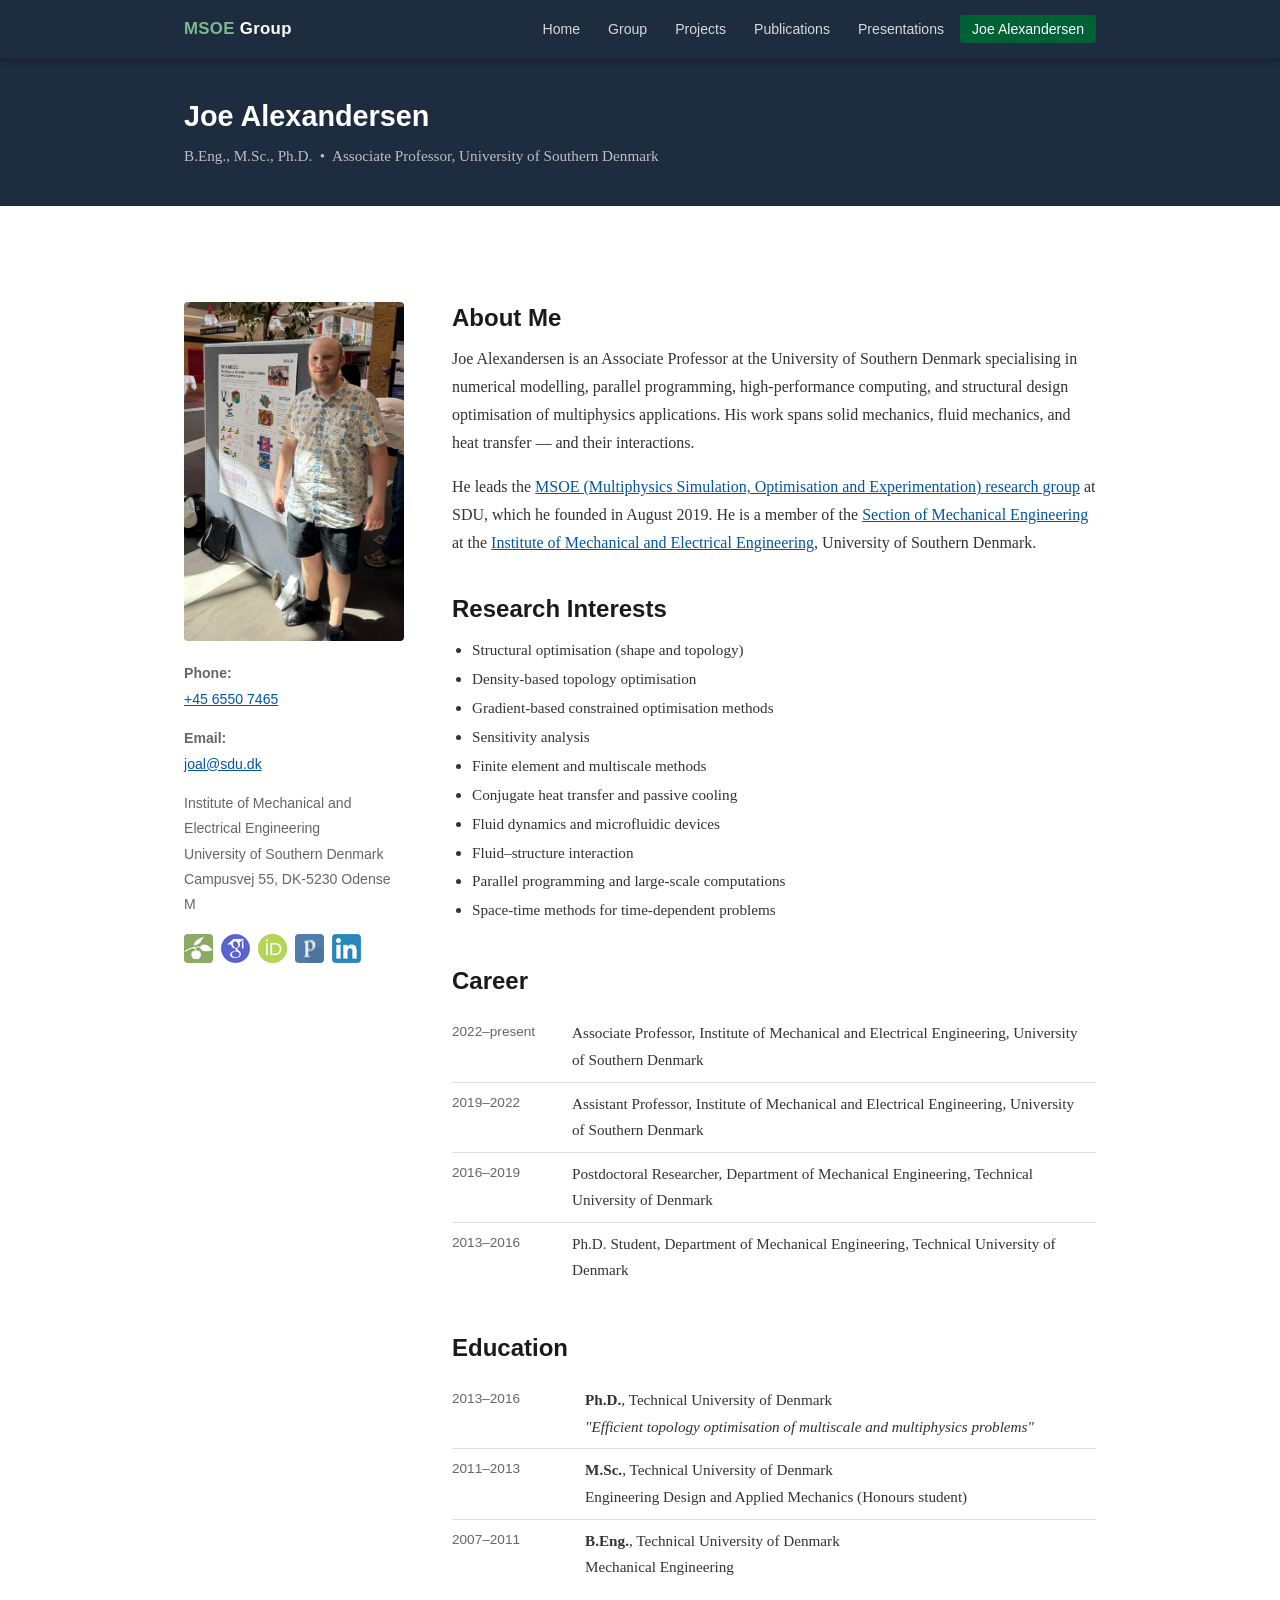
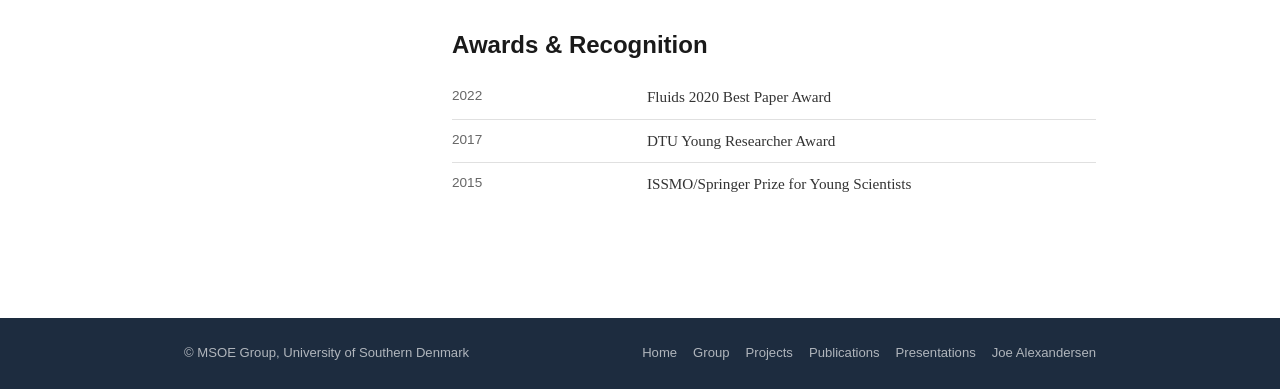
<file: biography.html>
<!DOCTYPE html>
<html lang="en">
<head>
  <meta charset="UTF-8">
  <meta name="viewport" content="width=device-width, initial-scale=1.0">
  <title>Biography — Joe Alexandersen, MSOE Group, SDU</title>
  <meta name="description" content="Biography and CV of Joe Alexandersen, Associate Professor at the University of Southern Denmark.">
  <link rel="stylesheet" href="assets/css/style.css">
</head>
<body>

  <!-- ======================================================
       NAVIGATION
       ====================================================== -->
  <header>
    <nav class="main-nav">
      <div class="container">
        <a href="index.html" class="nav-logo"><span>MSOE</span> Group</a>
        <button class="nav-toggle" aria-label="Open menu" aria-expanded="false">&#9776;</button>
        <ul class="nav-links">
          <li><a href="index.html">Home</a></li>
          <li><a href="group.html">Group</a></li>
          <li><a href="projects.html">Projects</a></li>
          <li><a href="publications.html">Publications</a></li>
          <li><a href="presentations.html">Presentations</a></li>
          <li><a href="biography.html" class="active">Joe Alexandersen</a></li>
        </ul>
      </div>
    </nav>
  </header>


  <!-- ======================================================
       PAGE HEADER
       ====================================================== -->
  <div class="page-header">
    <div class="container">
      <h1>Joe Alexandersen</h1>
      <p>B.Eng., M.Sc., Ph.D. &nbsp;&bull;&nbsp; Associate Professor, University of Southern Denmark</p>
    </div>
  </div>


  <main>
    <div class="container">

      <div style="padding: 48px 0;">
        <div class="bio-layout">

          <!-- ================================================
               LEFT COLUMN: photo + contact + links
               ================================================ -->
          <div class="bio-photo">
            <img src="assets/images/joe_imeday.jpg"
                 alt="Joe Alexandersen"
                 width="220">

            <!-- Contact details -->
            <div class="bio-contact">
              <p>
                <strong>Phone:</strong><br>
                <a href="tel:+4565507465">+45 6550 7465</a>
              </p>
              <p>
                <strong>Email:</strong><br>
                <a href="mailto:joal@sdu.dk">joal@sdu.dk</a>
              </p>
              <p style="margin-top:4px;">
                Institute of Mechanical and Electrical Engineering<br>
                University of Southern Denmark<br>
                Campusvej 55, DK-5230 Odense M
              </p>
            </div>

            <!-- Profile links with icons -->
            <div class="social-icons">
              <a href="https://portal.findresearcher.sdu.dk/en/persons/joal"
                 target="_blank" rel="noopener" title="SDU researcher portal">
                <img src="assets/images/sdu-logo.png" alt="SDU" width="29" height="29">
              </a>
              <a href="https://scholar.google.com/citations?hl=en&user=wB0vcXsAAAAJ"
                 target="_blank" rel="noopener" title="Google Scholar">
                <img src="assets/images/gscholar.png" alt="Google Scholar" width="29" height="29">
              </a>
              <a href="https://orcid.org/0000-0001-7872-6272"
                 target="_blank" rel="noopener" title="ORCID: 0000-0001-7872-6272">
                <img src="assets/images/orcid.png" alt="ORCID" width="29" height="29">
              </a>
              <a href="https://www.webofscience.com/wos/author/record/H-8638-2013"
                 target="_blank" rel="noopener" title="Web of Science / Publons">
                <img src="assets/images/publons.png" alt="Web of Science" width="29" height="29">
              </a>
              <a href="http://www.linkedin.com/in/joe-alexandersen"
                 target="_blank" rel="noopener" title="LinkedIn">
                <img src="assets/images/linkedin.png" alt="LinkedIn" width="29" height="29">
              </a>
            </div>
          </div>


          <!-- ================================================
               RIGHT COLUMN: bio text + CV tables
               ================================================ -->
          <div class="bio-content">

            <!-- About Me -->
            <h2>About Me</h2>
            <p>
              Joe Alexandersen is an Associate Professor at the University of Southern Denmark
              specialising in numerical modelling, parallel programming, high-performance computing,
              and structural design optimisation of multiphysics applications. His work spans solid
              mechanics, fluid mechanics, and heat transfer — and their interactions.
            </p>
            <p>
              He leads the
              <a href="index.html">MSOE (Multiphysics Simulation, Optimisation and Experimentation)
              research group</a> at SDU, which he founded in August 2019. He is a member of the
              <a href="https://www.sdu.dk/en/forskning/sdumechanicalengineering" target="_blank" rel="noopener">Section of Mechanical Engineering</a>
              at the
              <a href="https://www.sdu.dk/en/om-sdu/institutter-centre/ime-mekanik-elektronik" target="_blank" rel="noopener">Institute of Mechanical and Electrical Engineering</a>,
              University of Southern Denmark.
            </p>

            <!-- Research Interests -->
            <h2 style="margin-top: 36px;">Research Interests</h2>
            <ul style="list-style: disc; padding-left: 20px; font-size:0.95rem; line-height:1.9;">
              <li>Structural optimisation (shape and topology)</li>
              <li>Density-based topology optimisation</li>
              <li>Gradient-based constrained optimisation methods</li>
              <li>Sensitivity analysis</li>
              <li>Finite element and multiscale methods</li>
              <li>Conjugate heat transfer and passive cooling</li>
              <li>Fluid dynamics and microfluidic devices</li>
              <li>Fluid&ndash;structure interaction</li>
              <li>Parallel programming and large-scale computations</li>
              <li>Space-time methods for time-dependent problems</li>
            </ul>


            <!-- Career -->
            <h2 style="margin-top: 40px;">Career</h2>
            <table class="timeline">
              <tbody>
                <tr>
                  <td>2022&ndash;present</td>
                  <td>Associate Professor, Institute of Mechanical and Electrical Engineering, University of Southern Denmark</td>
                </tr>
                <tr>
                  <td>2019&ndash;2022</td>
                  <td>Assistant Professor, Institute of Mechanical and Electrical Engineering, University of Southern Denmark</td>
                </tr>
                <tr>
                  <td>2016&ndash;2019</td>
                  <td>Postdoctoral Researcher, Department of Mechanical Engineering, Technical University of Denmark</td>
                </tr>
                <tr>
                  <td>2013&ndash;2016</td>
                  <td>Ph.D. Student, Department of Mechanical Engineering, Technical University of Denmark</td>
                </tr>
              </tbody>
            </table>


            <!-- Education -->
            <h2 style="margin-top: 40px;">Education</h2>
            <table class="timeline">
              <tbody>
                <tr>
                  <td>2013&ndash;2016</td>
                  <td>
                    <strong>Ph.D.</strong>, Technical University of Denmark<br>
                    <em>"Efficient topology optimisation of multiscale and multiphysics problems"</em>
                  </td>
                </tr>
                <tr>
                  <td>2011&ndash;2013</td>
                  <td>
                    <strong>M.Sc.</strong>, Technical University of Denmark<br>
                    Engineering Design and Applied Mechanics (Honours student)
                  </td>
                </tr>
                <tr>
                  <td>2007&ndash;2011</td>
                  <td>
                    <strong>B.Eng.</strong>, Technical University of Denmark<br>
                    Mechanical Engineering
                  </td>
                </tr>
              </tbody>
            </table>


            <!-- Awards -->
            <h2 style="margin-top: 40px;">Awards &amp; Recognition</h2>
            <table class="timeline">
              <tbody>
                <tr>
                  <td>2022</td>
                  <td>Fluids 2020 Best Paper Award</td>
                </tr>
                <tr>
                  <td>2017</td>
                  <td>DTU Young Researcher Award</td>
                </tr>
                <tr>
                  <td>2015</td>
                  <td>ISSMO/Springer Prize for Young Scientists</td>
                </tr>
              </tbody>
            </table>


          </div><!-- /bio-content -->

        </div><!-- /bio-layout -->
      </div>

    </div><!-- /container -->
  </main>


  <!-- ======================================================
       FOOTER
       ====================================================== -->
  <footer class="main-footer">
    <div class="container">
      <span>&copy; MSOE Group, University of Southern Denmark</span>
      <nav class="footer-nav">
        <a href="index.html">Home</a>
        <a href="group.html">Group</a>
        <a href="projects.html">Projects</a>
        <a href="publications.html">Publications</a>
        <a href="presentations.html">Presentations</a>
        <a href="biography.html">Joe Alexandersen</a>
      </nav>
    </div>
  </footer>

  <script>
    var toggle = document.querySelector('.nav-toggle');
    var links  = document.querySelector('.nav-links');
    toggle.addEventListener('click', function () {
      var isOpen = links.classList.toggle('open');
      toggle.setAttribute('aria-expanded', isOpen ? 'true' : 'false');
    });
  </script>

</body>
</html>
</file>
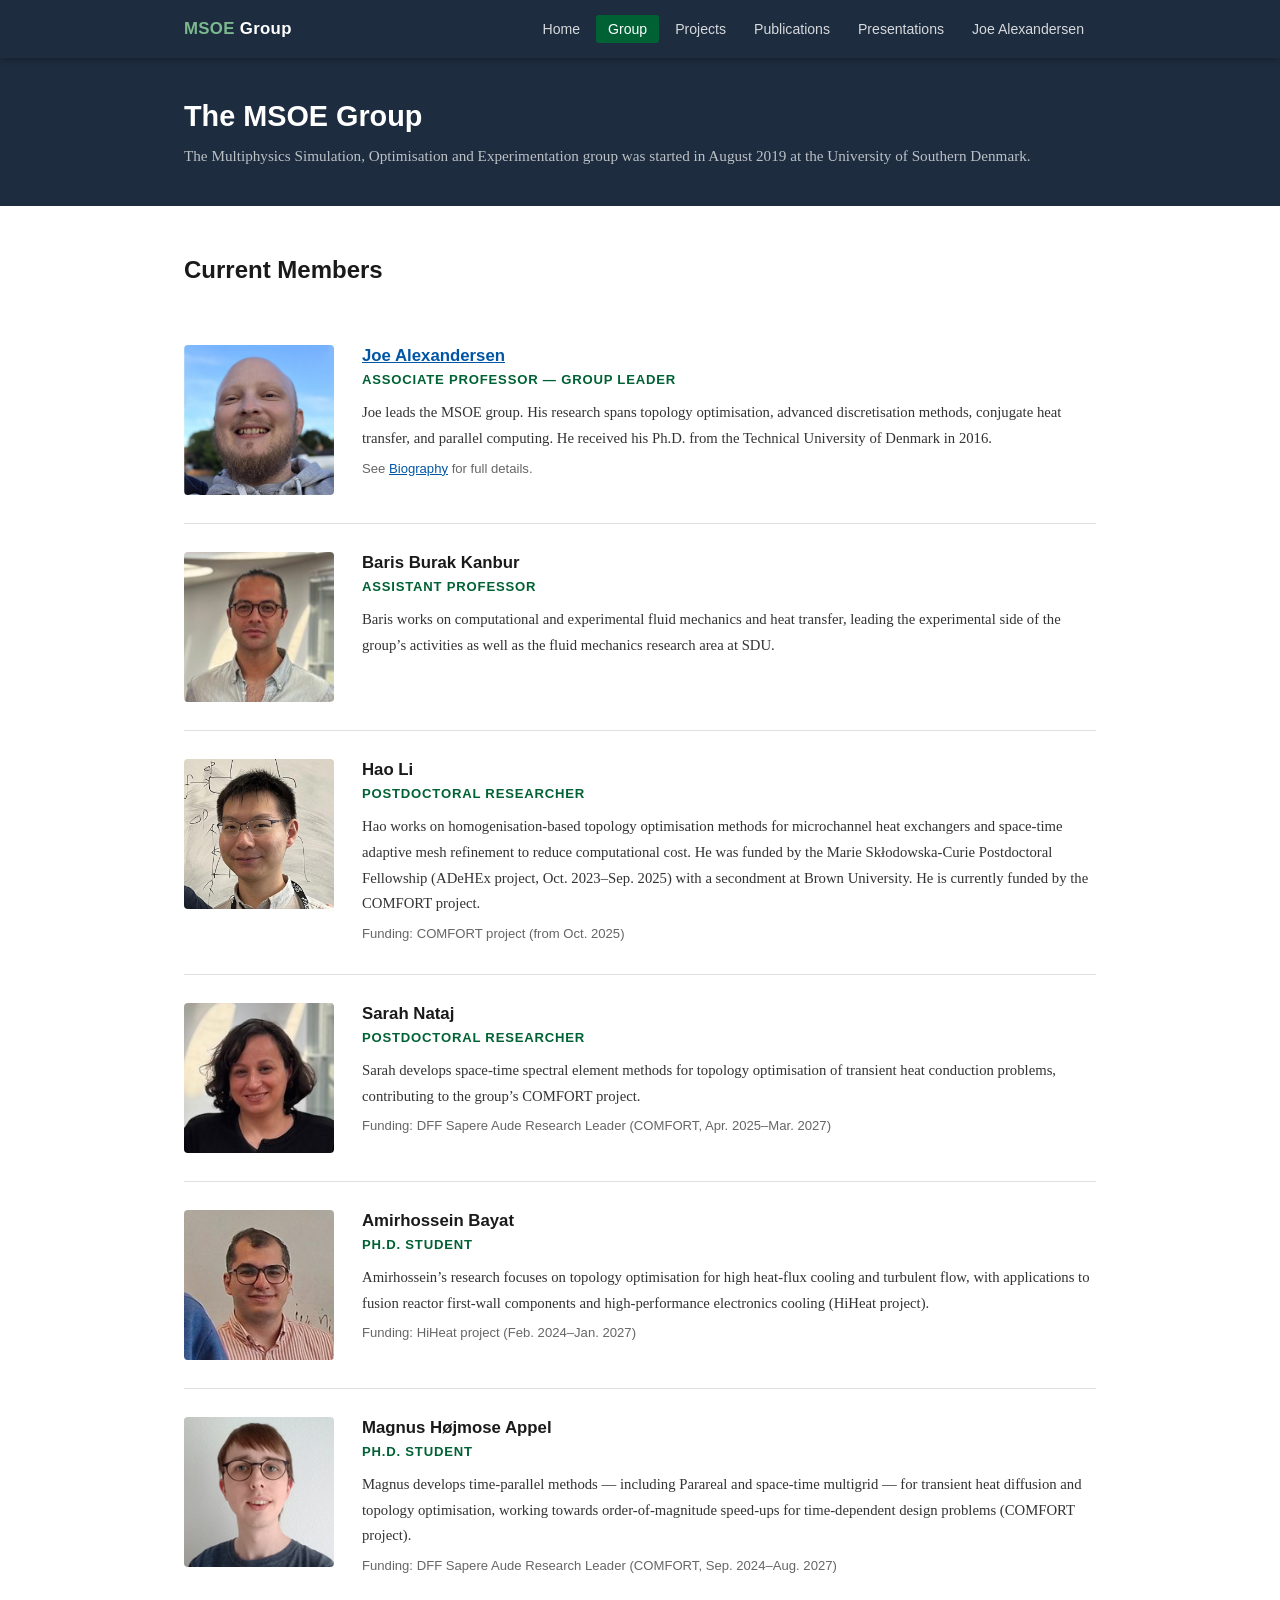
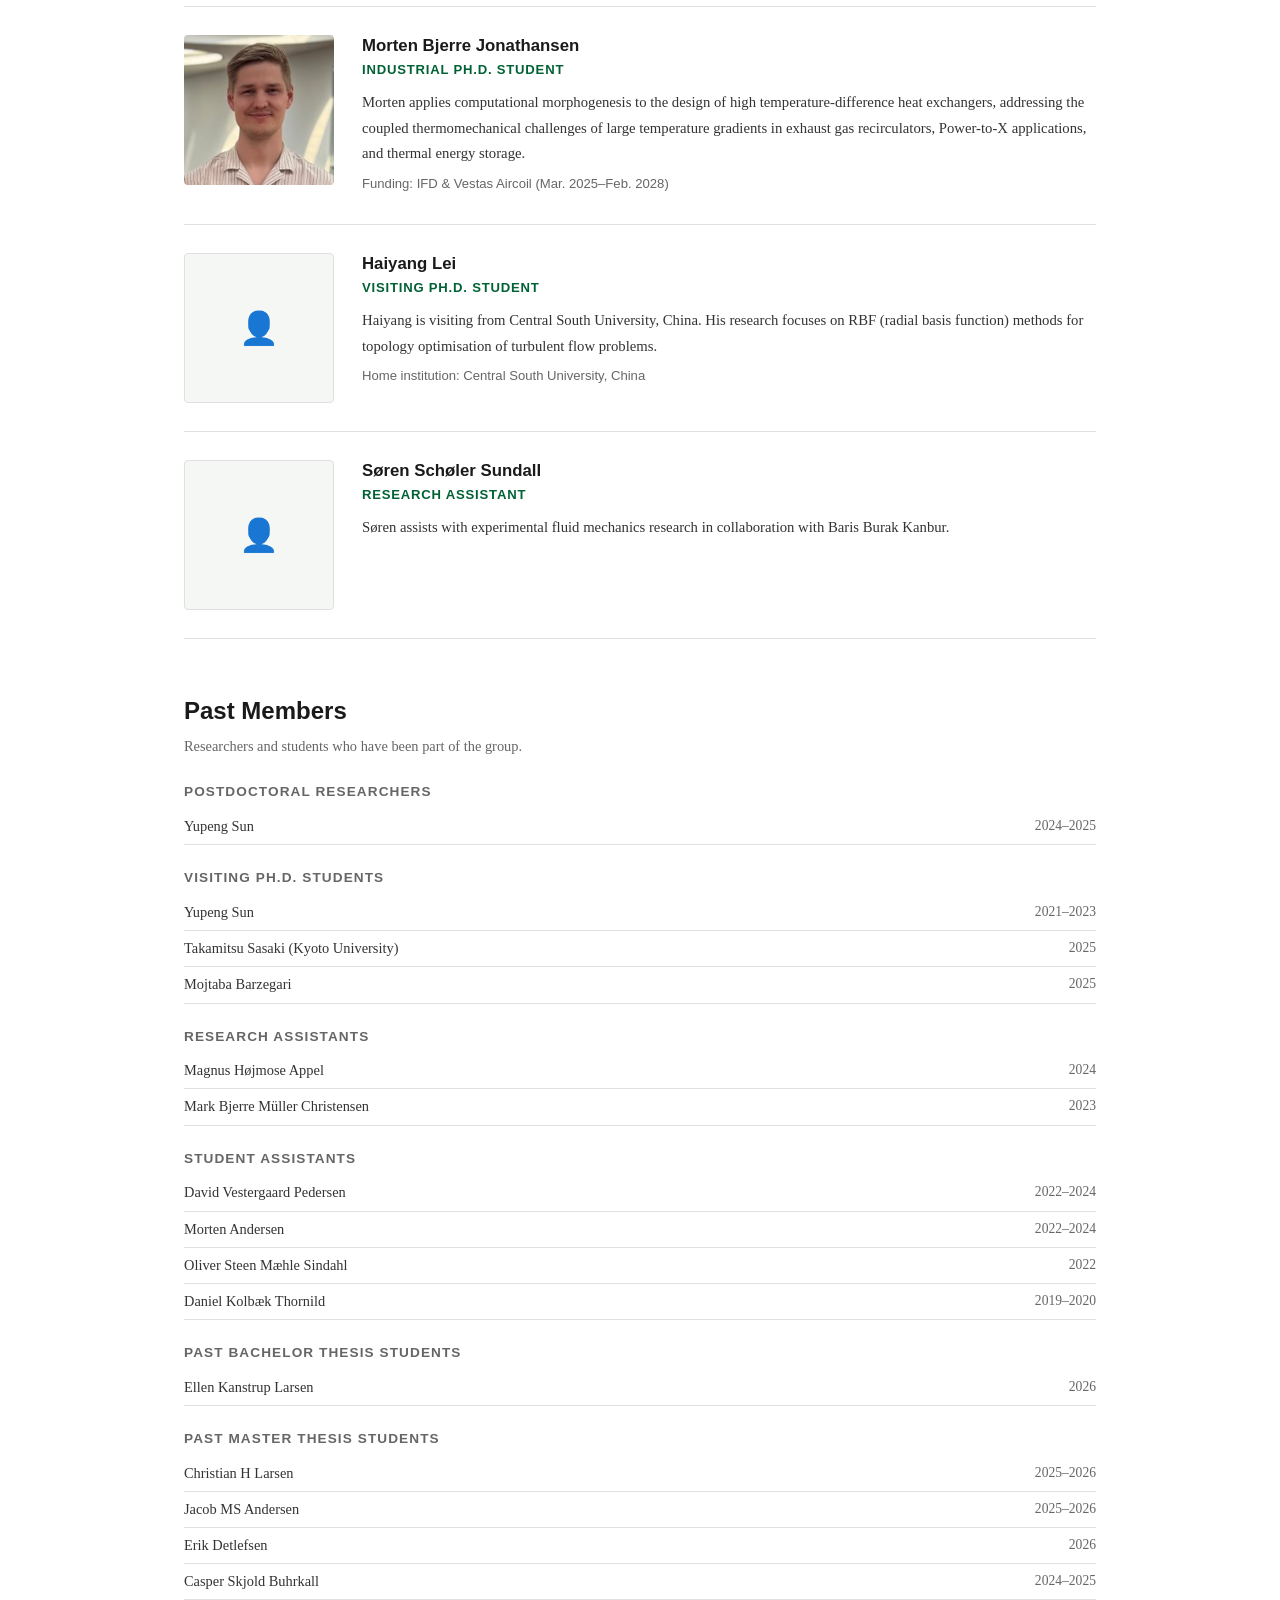
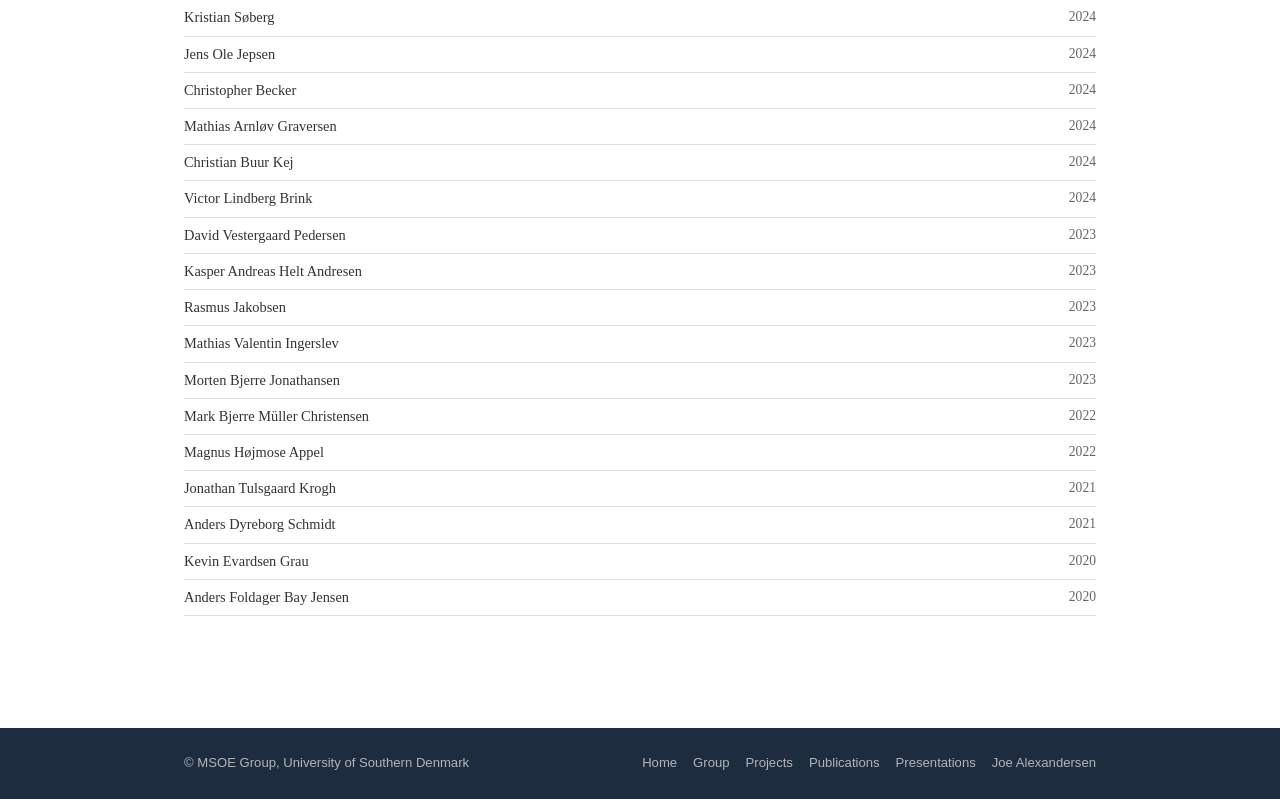
<file: group.html>
<!DOCTYPE html>
<html lang="en">
<head>
  <meta charset="UTF-8">
  <meta name="viewport" content="width=device-width, initial-scale=1.0">
  <title>Group — MSOE Group, SDU</title>
  <meta name="description" content="Members of the MSOE research group at the University of Southern Denmark.">
  <link rel="stylesheet" href="assets/css/style.css">
</head>
<body>

  <!-- ======================================================
       NAVIGATION
       ====================================================== -->
  <header>
    <nav class="main-nav">
      <div class="container">
        <a href="index.html" class="nav-logo"><span>MSOE</span> Group</a>
        <button class="nav-toggle" aria-label="Open menu" aria-expanded="false">&#9776;</button>
        <ul class="nav-links">
          <li><a href="index.html">Home</a></li>
          <li><a href="group.html" class="active">Group</a></li>
          <li><a href="projects.html">Projects</a></li>
          <li><a href="publications.html">Publications</a></li>
          <li><a href="presentations.html">Presentations</a></li>
          <li><a href="biography.html">Joe Alexandersen</a></li>
        </ul>
      </div>
    </nav>
  </header>


  <!-- ======================================================
       PAGE HEADER
       ====================================================== -->
  <div class="page-header">
    <div class="container">
      <h1>The MSOE Group</h1>
      <p>
        The Multiphysics Simulation, Optimisation and Experimentation group was
        started in August 2019 at the University of Southern Denmark.
      </p>
    </div>
  </div>


  <main>
    <div class="container">

      <!-- Current members, thesis students, and past members
           are rendered here by JavaScript from assets/data/members.js -->
      <div id="group-content"></div>

      <div style="height:48px;"></div>

    </div><!-- /container -->
  </main>


  <!-- ======================================================
       FOOTER
       ====================================================== -->
  <footer class="main-footer">
    <div class="container">
      <span>&copy; MSOE Group, University of Southern Denmark</span>
      <nav class="footer-nav">
        <a href="index.html">Home</a>
        <a href="group.html">Group</a>
        <a href="projects.html">Projects</a>
        <a href="publications.html">Publications</a>
        <a href="presentations.html">Presentations</a>
        <a href="biography.html">Joe Alexandersen</a>
      </nav>
    </div>
  </footer>

  <!-- Load member data, then render -->
  <script src="assets/data/members.js"></script>

  <script>
    /*
     * Group page rendering script
     * ----------------------------
     * Reads the MEMBERS array (defined in members.js) and renders
     * all sections of the group page: current members, thesis
     * students, and past members.
     *
     * To add or remove people, edit assets/data/members.js only.
     */

    function esc(str) {
      return String(str)
        .replace(/&/g, '&amp;')
        .replace(/</g, '&lt;')
        .replace(/>/g, '&gt;')
        .replace(/"/g, '&quot;');
    }

    /* Render a single current-member card */
    function renderCard(m) {
      var photoHtml;
      if (m.photo) {
        photoHtml = '<img class="member-photo" src="' + esc(m.photo) + '" alt="' + esc(m.name) + '" width="150" height="150">';
      } else {
        photoHtml = '<div class="member-photo-placeholder">&#128100;</div>';
      }

      var nameHtml = m.link
        ? '<a href="' + esc(m.link) + '">' + m.name + '</a>'
        : m.name;

      var fundingHtml = '';
      if (m.funding) {
        /* funding may contain HTML (e.g. links) — insert as-is */
        fundingHtml = '<p class="member-funding">' + m.funding + '</p>';
      }

      return '<div class="member-card">'
        + photoHtml
        + '<div class="member-info">'
        + '<h3>' + nameHtml + '</h3>'
        + '<p class="member-role">' + esc(m.role) + '</p>'
        + '<p class="member-desc">' + esc(m.description) + '</p>'
        + fundingHtml
        + '</div>'
        + '</div>';
    }

    /* Render a thesis-student table */
    function renderThesisTable(students, nameHeader) {
      if (students.length === 0) return '';
      var rows = students.map(function (s) {
        return '<tr><td>' + s.name + '</td><td>' + esc(s.topic) + '</td></tr>';
      }).join('');
      return '<table class="thesis-table">'
        + '<thead><tr><th>' + nameHeader + '</th><th>Topic</th></tr></thead>'
        + '<tbody>' + rows + '</tbody>'
        + '</table>';
    }

    /* Render a past-members list */
    function renderPastList(members) {
      if (members.length === 0) return '';
      var items = members.map(function (m) {
        var text = m.name;
        if (m.note)   text += ' (' + esc(m.note) + ')';
        if (m.period) text += ' <span>' + esc(m.period) + '</span>';
        return '<li>' + text + '</li>';
      }).join('');
      return '<ul class="past-list">' + items + '</ul>';
    }

    function render() {
      var current      = MEMBERS.filter(function (m) { return m.type === 'current'; });
      var masterThesis = MEMBERS.filter(function (m) { return m.type === 'thesis-master'; });
      var bachThesis   = MEMBERS.filter(function (m) { return m.type === 'thesis-bachelor'; });
      var pastPostdoc  = MEMBERS.filter(function (m) { return m.type === 'past-postdoc'; });
      var pastVisiting = MEMBERS.filter(function (m) { return m.type === 'past-visiting'; });
      var pastRA       = MEMBERS.filter(function (m) { return m.type === 'past-ra'; });
      var pastSA       = MEMBERS.filter(function (m) { return m.type === 'past-sa'; });
      var pastThesis     = MEMBERS.filter(function (m) { return m.type === 'past-thesis-master'; });
      var pastThesisBach = MEMBERS.filter(function (m) { return m.type === 'past-thesis-bachelor'; });

      var html = '';

      /* ── Current Members ── */
      html += '<h2 style="margin-bottom: 32px;">Current Members</h2>';
      current.forEach(function (m) { html += renderCard(m); });

      /* ── Current Thesis Students ── */
      if (masterThesis.length > 0 || bachThesis.length > 0) {
        html += '<h2 style="margin: 48px 0 16px;">Current Thesis Students</h2>';

        if (masterThesis.length > 0) {
          html += '<h3 style="font-size:0.85rem; text-transform:uppercase; letter-spacing:0.08em; color:var(--text-light); font-family:var(--font-ui); margin-bottom:10px;">Master Thesis Students</h3>';
          html += renderThesisTable(masterThesis, 'Student(s)');
        }

        if (bachThesis.length > 0) {
          html += '<h3 style="font-size:0.85rem; text-transform:uppercase; letter-spacing:0.08em; color:var(--text-light); font-family:var(--font-ui); margin: 28px 0 10px;">Bachelor Thesis Students</h3>';
          html += renderThesisTable(bachThesis, 'Student');
        }
      }

      /* ── Past Members ── */
      var hasPast = pastPostdoc.length || pastVisiting.length || pastRA.length || pastSA.length || pastThesis.length || pastThesisBach.length;
      if (hasPast) {
        html += '<div class="past-section">';
        html += '<h2 style="margin: 56px 0 8px;">Past Members</h2>';
        html += '<p style="color:var(--text-light); font-size:0.9rem; margin-bottom:24px;">Researchers and students who have been part of the group.</p>';

        if (pastPostdoc.length) {
          html += '<h3>Postdoctoral Researchers</h3>' + renderPastList(pastPostdoc);
        }
        if (pastVisiting.length) {
          html += '<h3>Visiting Ph.D. Students</h3>' + renderPastList(pastVisiting);
        }
        if (pastRA.length) {
          html += '<h3>Research Assistants</h3>' + renderPastList(pastRA);
        }
        if (pastSA.length) {
          html += '<h3>Student Assistants</h3>' + renderPastList(pastSA);
        }
        if (pastThesisBach.length) {
          html += '<h3>Past Bachelor Thesis Students</h3>' + renderPastList(pastThesisBach);
        }
        if (pastThesis.length) {
          html += '<h3>Past Master Thesis Students</h3>' + renderPastList(pastThesis);
        }

        html += '</div>';
      }

      document.getElementById('group-content').innerHTML = html;
    }

    render();

    /* Mobile nav toggle */
    var toggle = document.querySelector('.nav-toggle');
    var links  = document.querySelector('.nav-links');
    toggle.addEventListener('click', function () {
      var isOpen = links.classList.toggle('open');
      toggle.setAttribute('aria-expanded', isOpen ? 'true' : 'false');
    });
  </script>

</body>
</html>
</file>
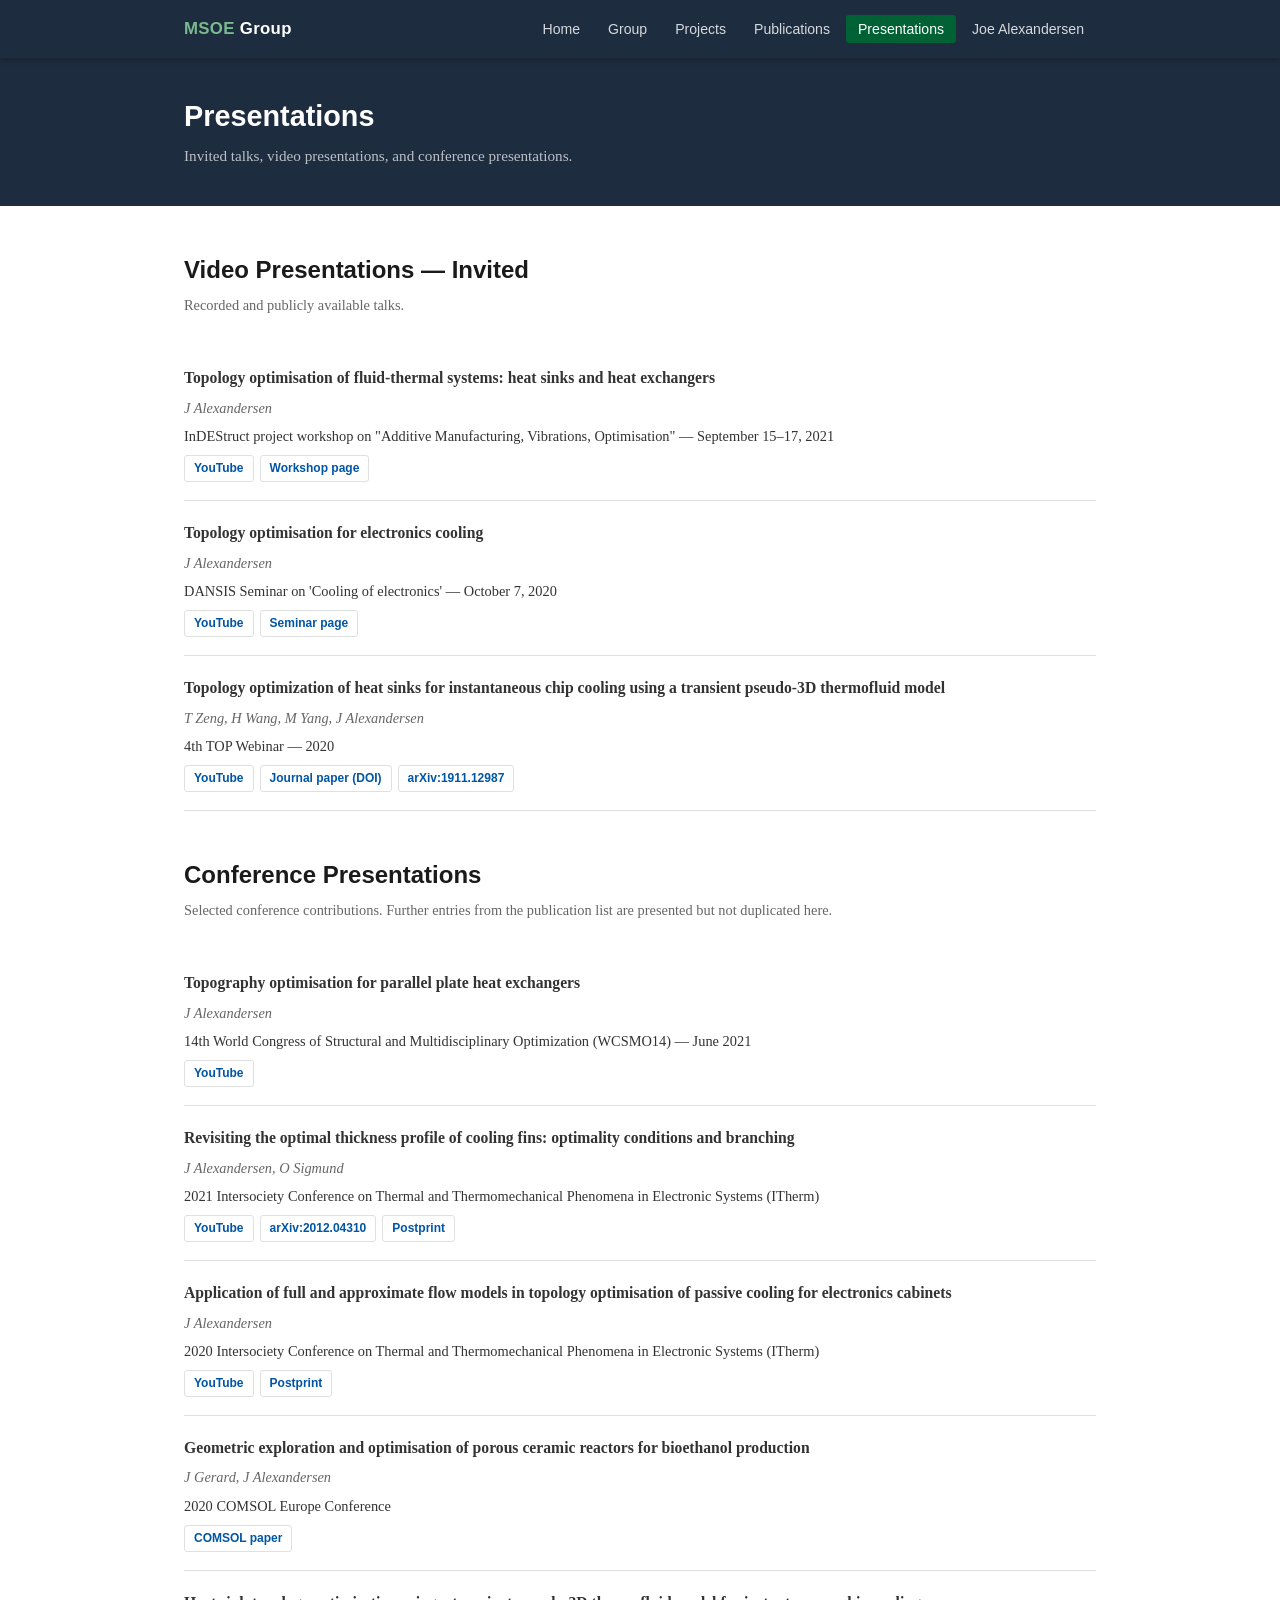
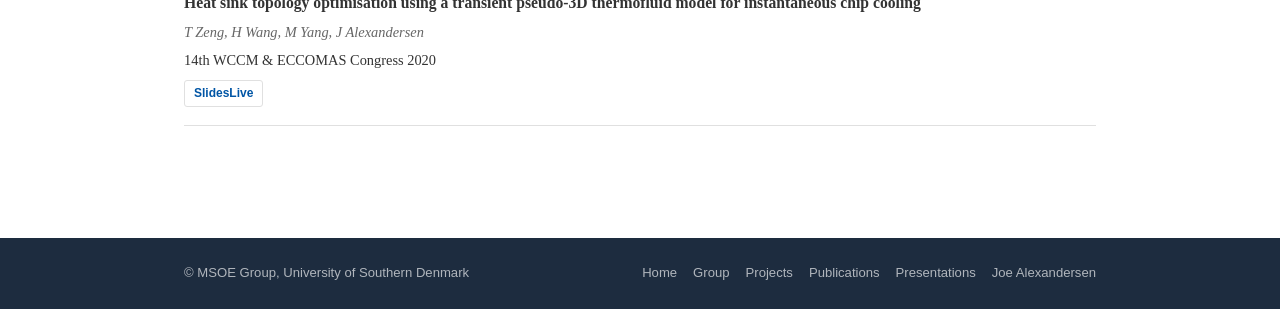
<file: presentations.html>
<!DOCTYPE html>
<html lang="en">
<head>
  <meta charset="UTF-8">
  <meta name="viewport" content="width=device-width, initial-scale=1.0">
  <title>Presentations — MSOE Group, SDU</title>
  <meta name="description" content="Presentations and talks from the MSOE group at the University of Southern Denmark.">
  <link rel="stylesheet" href="assets/css/style.css">
</head>
<body>

  <!-- ======================================================
       NAVIGATION
       ====================================================== -->
  <header>
    <nav class="main-nav">
      <div class="container">
        <a href="index.html" class="nav-logo"><span>MSOE</span> Group</a>
        <button class="nav-toggle" aria-label="Open menu" aria-expanded="false">&#9776;</button>
        <ul class="nav-links">
          <li><a href="index.html">Home</a></li>
          <li><a href="group.html">Group</a></li>
          <li><a href="projects.html">Projects</a></li>
          <li><a href="publications.html">Publications</a></li>
          <li><a href="presentations.html" class="active">Presentations</a></li>
          <li><a href="biography.html">Joe Alexandersen</a></li>
        </ul>
      </div>
    </nav>
  </header>


  <!-- ======================================================
       PAGE HEADER
       ====================================================== -->
  <div class="page-header">
    <div class="container">
      <h1>Presentations</h1>
      <p>Invited talks, video presentations, and conference presentations.</p>
    </div>
  </div>


  <main>
    <div class="container">


      <!-- ====================================================
           VIDEO PRESENTATIONS — INVITED
           ==================================================== -->
      <h2 style="margin-bottom: 8px;">Video Presentations — Invited</h2>
      <p style="color:var(--text-light); font-size:0.9rem; margin-bottom:28px;">
        Recorded and publicly available talks.
      </p>

      <!-- Entry 1 -->
      <div class="pres-entry">
        <p class="pres-title">
          Topology optimisation of fluid-thermal systems: heat sinks and heat exchangers
        </p>
        <p class="pres-authors">J Alexandersen</p>
        <p class="pres-venue">
          InDEStruct project workshop on "Additive Manufacturing, Vibrations, Optimisation" &mdash;
          September 15&ndash;17, 2021
        </p>
        <div class="pres-links">
          <a class="pub-link" href="https://www.youtube.com/watch?v=XUi3bXhCZew" target="_blank" rel="noopener">YouTube</a>
          <a class="pub-link" href="https://indestruct.eu/indestruct-workshop/" target="_blank" rel="noopener">Workshop page</a>
        </div>
      </div>

      <!-- Entry 2 -->
      <div class="pres-entry">
        <p class="pres-title">
          Topology optimisation for electronics cooling
        </p>
        <p class="pres-authors">J Alexandersen</p>
        <p class="pres-venue">
          DANSIS Seminar on 'Cooling of electronics' &mdash; October 7, 2020
        </p>
        <div class="pres-links">
          <a class="pub-link" href="https://www.youtube.com/watch?v=wXZWTVnBRLU" target="_blank" rel="noopener">YouTube</a>
          <a class="pub-link" href="http://dansis.dk/2020/01/22/seminar-cooling-of-electronics/" target="_blank" rel="noopener">Seminar page</a>
        </div>
      </div>

      <!-- Entry 3 -->
      <div class="pres-entry">
        <p class="pres-title">
          Topology optimization of heat sinks for instantaneous chip cooling using a transient pseudo-3D thermofluid model
        </p>
        <p class="pres-authors">T Zeng, H Wang, M Yang, J Alexandersen</p>
        <p class="pres-venue">
          4th TOP Webinar &mdash; 2020
        </p>
        <div class="pres-links">
          <a class="pub-link" href="https://youtu.be/EjsWJzF0ps0?t=4311" target="_blank" rel="noopener">YouTube</a>
          <a class="pub-link" href="https://doi.org/10.1016/j.ijheatmasstransfer.2020.119681" target="_blank" rel="noopener">Journal paper (DOI)</a>
          <a class="pub-link" href="https://arxiv.org/abs/1911.12987" target="_blank" rel="noopener">arXiv:1911.12987</a>
        </div>
      </div>


      <!-- ====================================================
           CONFERENCE PRESENTATIONS
           ==================================================== -->
      <h2 style="margin: 48px 0 8px;">Conference Presentations</h2>
      <p style="color:var(--text-light); font-size:0.9rem; margin-bottom:28px;">
        Selected conference contributions. Further entries from the publication list are presented
        but not duplicated here.
      </p>

      <!-- Entry 4 -->
      <div class="pres-entry">
        <p class="pres-title">
          Topography optimisation for parallel plate heat exchangers
        </p>
        <p class="pres-authors">J Alexandersen</p>
        <p class="pres-venue">
          14th World Congress of Structural and Multidisciplinary Optimization (WCSMO14) &mdash; June 2021
        </p>
        <div class="pres-links">
          <a class="pub-link" href="https://www.youtube.com/watch?v=Oi16-Fn4a8M" target="_blank" rel="noopener">YouTube</a>
        </div>
      </div>

      <!-- Entry 5 -->
      <div class="pres-entry">
        <p class="pres-title">
          Revisiting the optimal thickness profile of cooling fins: optimality conditions and branching
        </p>
        <p class="pres-authors">J Alexandersen, O Sigmund</p>
        <p class="pres-venue">
          2021 Intersociety Conference on Thermal and Thermomechanical Phenomena in Electronic Systems (ITherm)
        </p>
        <div class="pres-links">
          <a class="pub-link" href="https://www.youtube.com/watch?v=FnRDcN6c0tE" target="_blank" rel="noopener">YouTube</a>
          <a class="pub-link" href="https://arxiv.org/abs/2012.04310" target="_blank" rel="noopener">arXiv:2012.04310</a>
          <a class="pub-link" href="assets/files/postprints/ITherm2021_revised.pdf" target="_blank" rel="noopener">Postprint</a>
        </div>
      </div>

      <!-- Entry 6 -->
      <div class="pres-entry">
        <p class="pres-title">
          Application of full and approximate flow models in topology optimisation of passive cooling for electronics cabinets
        </p>
        <p class="pres-authors">J Alexandersen</p>
        <p class="pres-venue">
          2020 Intersociety Conference on Thermal and Thermomechanical Phenomena in Electronic Systems (ITherm)
        </p>
        <div class="pres-links">
          <a class="pub-link" href="https://www.youtube.com/watch?v=wSDAd7xwh8I" target="_blank" rel="noopener">YouTube</a>
          <a class="pub-link" href="assets/files/postprints/Alexandersen_ITherm2020_v2.pdf" target="_blank" rel="noopener">Postprint</a>
        </div>
      </div>

      <!-- Entry 7 -->
      <div class="pres-entry">
        <p class="pres-title">
          Geometric exploration and optimisation of porous ceramic reactors for bioethanol production
        </p>
        <p class="pres-authors">J Gerard, J Alexandersen</p>
        <p class="pres-venue">
          2020 COMSOL Europe Conference
        </p>
        <div class="pres-links">
          <a class="pub-link" href="https://uk.comsol.com/paper/geometric-exploration-and-optimisation-of-porous-ceramic-reactors-for-bioethanol-94491" target="_blank" rel="noopener">COMSOL paper</a>
        </div>
      </div>

      <!-- Entry 8 -->
      <div class="pres-entry">
        <p class="pres-title">
          Heat sink topology optimisation using a transient pseudo-3D thermofluid model for instantaneous chip cooling
        </p>
        <p class="pres-authors">T Zeng, H Wang, M Yang, J Alexandersen</p>
        <p class="pres-venue">
          14th WCCM &amp; ECCOMAS Congress 2020
        </p>
        <div class="pres-links">
          <a class="pub-link" href="https://slideslive.com/38945325" target="_blank" rel="noopener">SlidesLive</a>
        </div>
      </div>

      <div style="height: 48px;"></div>

    </div><!-- /container -->
  </main>


  <!-- ======================================================
       FOOTER
       ====================================================== -->
  <footer class="main-footer">
    <div class="container">
      <span>&copy; MSOE Group, University of Southern Denmark</span>
      <nav class="footer-nav">
        <a href="index.html">Home</a>
        <a href="group.html">Group</a>
        <a href="projects.html">Projects</a>
        <a href="publications.html">Publications</a>
        <a href="presentations.html">Presentations</a>
        <a href="biography.html">Joe Alexandersen</a>
      </nav>
    </div>
  </footer>

  <script>
    var toggle = document.querySelector('.nav-toggle');
    var links  = document.querySelector('.nav-links');
    toggle.addEventListener('click', function () {
      var isOpen = links.classList.toggle('open');
      toggle.setAttribute('aria-expanded', isOpen ? 'true' : 'false');
    });
  </script>

</body>
</html>
</file>
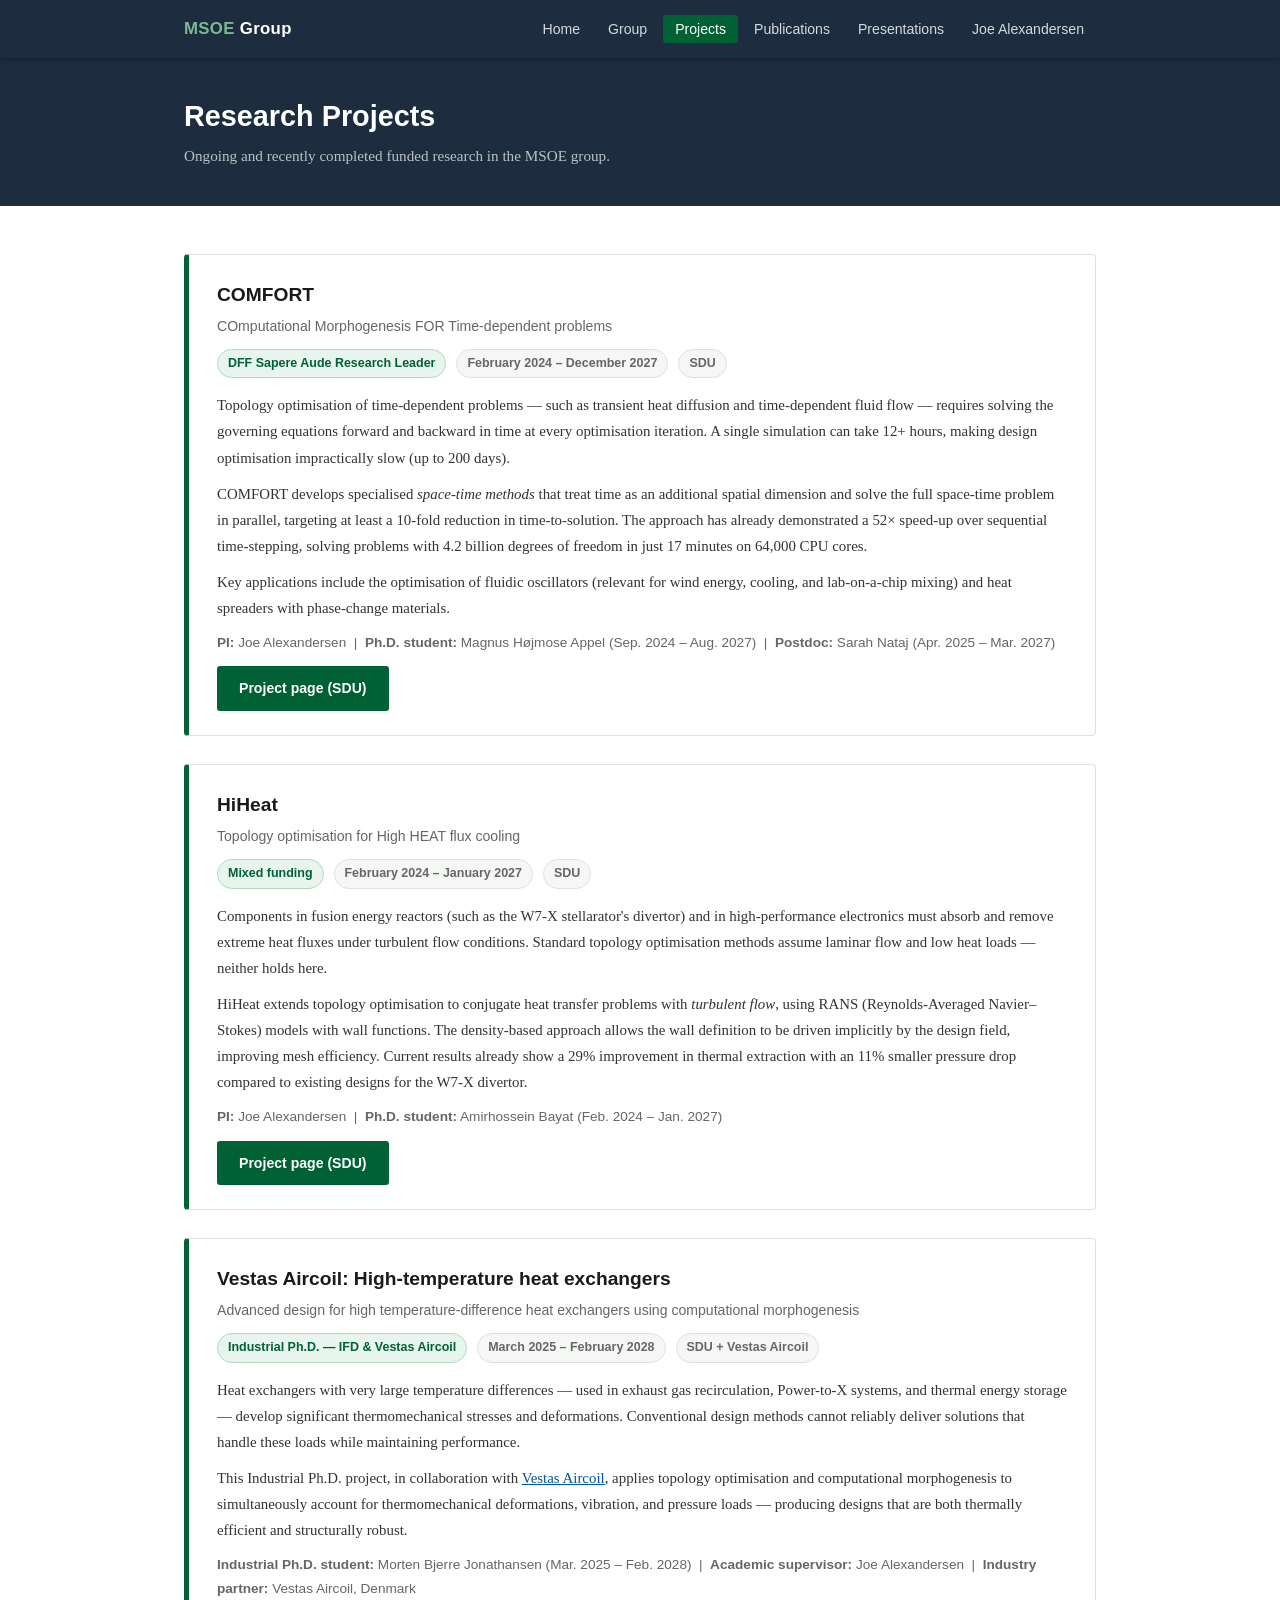
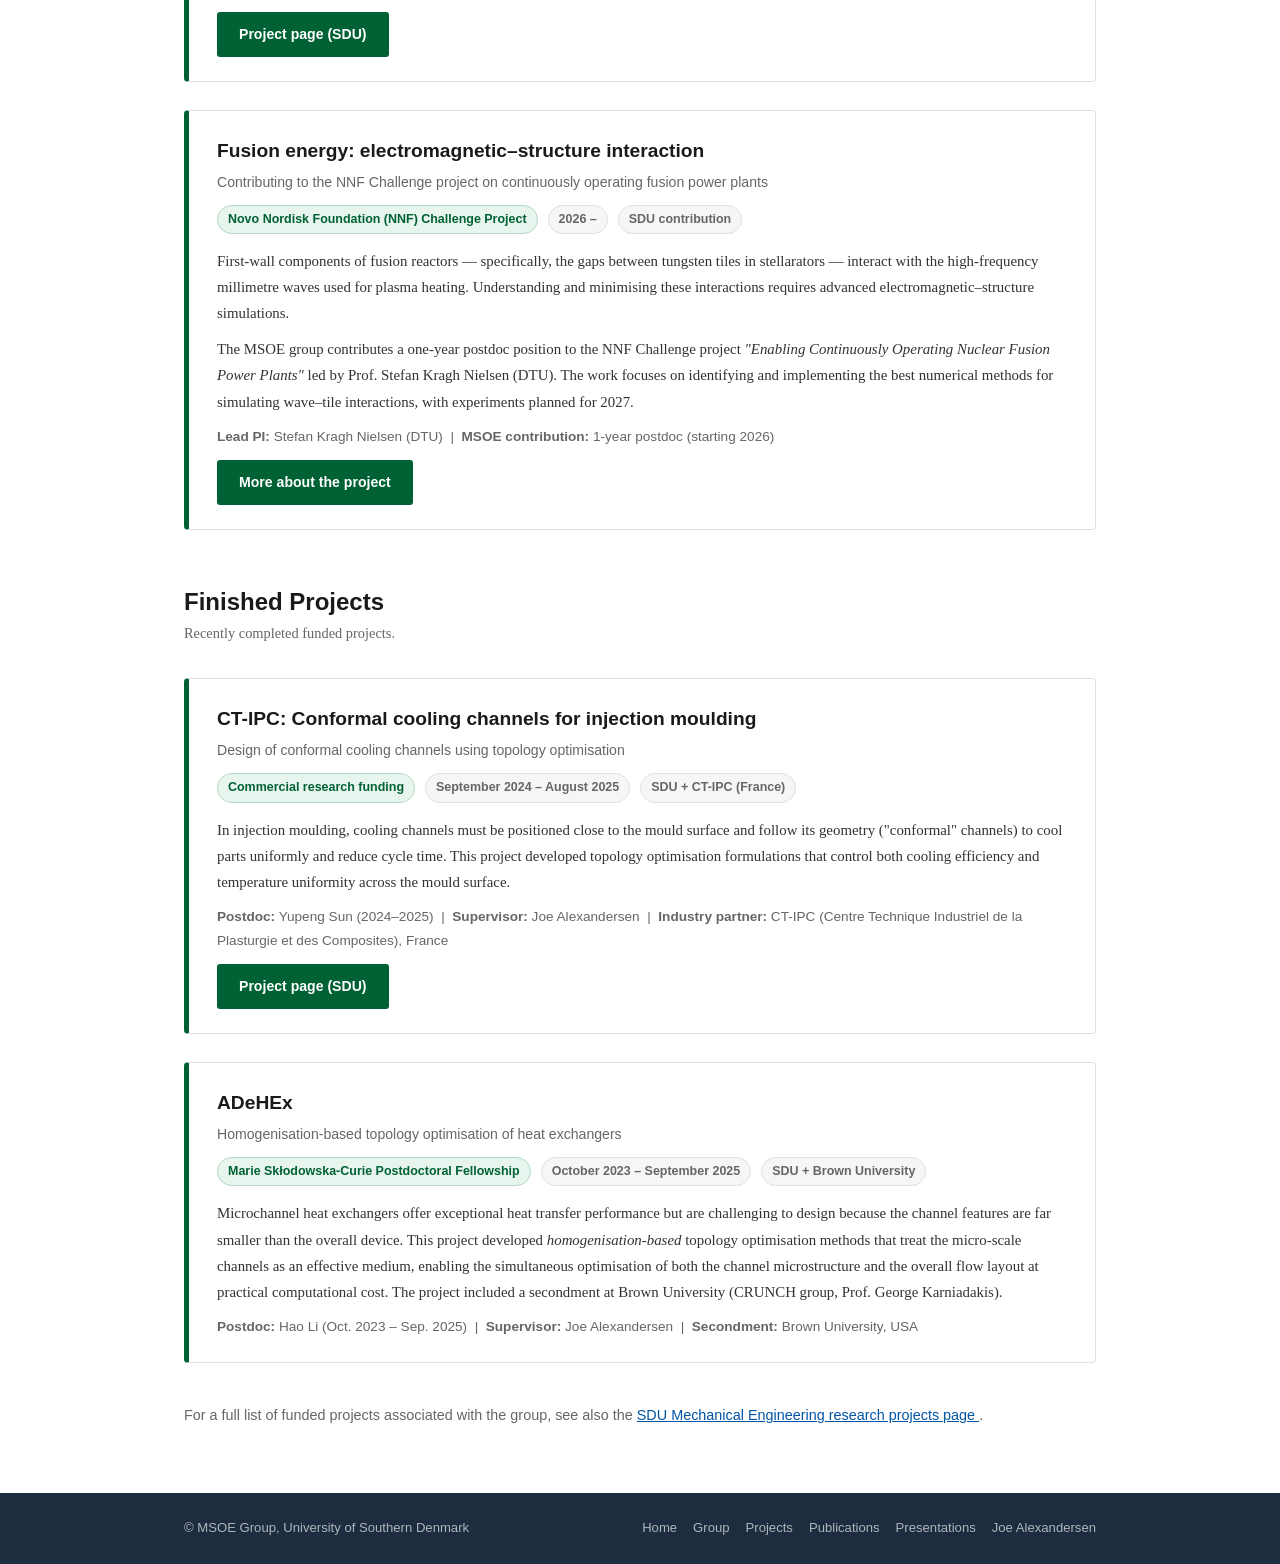
<file: projects.html>
<!DOCTYPE html>
<html lang="en">
<head>
  <meta charset="UTF-8">
  <meta name="viewport" content="width=device-width, initial-scale=1.0">
  <title>Research Projects — MSOE Group, SDU</title>
  <meta name="description" content="Current and recent research projects of the MSOE group at the University of Southern Denmark.">
  <link rel="stylesheet" href="assets/css/style.css">
</head>
<body>

  <!-- ======================================================
       NAVIGATION
       ====================================================== -->
  <header>
    <nav class="main-nav">
      <div class="container">
        <a href="index.html" class="nav-logo"><span>MSOE</span> Group</a>
        <button class="nav-toggle" aria-label="Open menu" aria-expanded="false">&#9776;</button>
        <ul class="nav-links">
          <li><a href="index.html">Home</a></li>
          <li><a href="group.html">Group</a></li>
          <li><a href="projects.html" class="active">Projects</a></li>
          <li><a href="publications.html">Publications</a></li>
          <li><a href="presentations.html">Presentations</a></li>
          <li><a href="biography.html">Joe Alexandersen</a></li>
        </ul>
      </div>
    </nav>
  </header>


  <!-- ======================================================
       PAGE HEADER
       ====================================================== -->
  <div class="page-header">
    <div class="container">
      <h1>Research Projects</h1>
      <p>Ongoing and recently completed funded research in the MSOE group.</p>
    </div>
  </div>


  <main>
    <div class="container">


      <!-- ====================================================
           COMFORT
           ==================================================== -->
      <div class="project-card">
        <h2>COMFORT</h2>
        <p style="font-family:var(--font-ui); font-size:0.88rem; color:var(--text-light); margin-bottom:10px;">
          COmputational Morphogenesis FOR Time-dependent problems
        </p>

        <div class="project-meta">
          <span class="project-tag project-tag--funding">DFF Sapere Aude Research Leader</span>
          <span class="project-tag">February 2024 – December 2027</span>
          <span class="project-tag">SDU</span>
        </div>

        <p class="project-desc">
          Topology optimisation of time-dependent problems — such as transient heat diffusion
          and time-dependent fluid flow — requires solving the governing equations forward and
          backward in time at every optimisation iteration. A single simulation can take 12+ hours,
          making design optimisation impractically slow (up to 200 days).
        </p>
        <p class="project-desc">
          COMFORT develops specialised <em>space-time methods</em> that treat time as an additional
          spatial dimension and solve the full space-time problem in parallel, targeting at least a
          10-fold reduction in time-to-solution. The approach has already demonstrated a 52× speed-up
          over sequential time-stepping, solving problems with 4.2 billion degrees of freedom in just
          17 minutes on 64,000 CPU cores.
        </p>
        <p class="project-desc">
          Key applications include the optimisation of fluidic oscillators (relevant for wind
          energy, cooling, and lab-on-a-chip mixing) and heat spreaders with phase-change materials.
        </p>

        <p class="project-people">
          <strong>PI:</strong> Joe Alexandersen &nbsp;|&nbsp;
          <strong>Ph.D. student:</strong> Magnus Højmose Appel (Sep. 2024 – Aug. 2027) &nbsp;|&nbsp;
          <strong>Postdoc:</strong> Sarah Nataj (Apr. 2025 – Mar. 2027)
        </p>

        <div class="project-links">
          <a href="https://www.sdu.dk/en/forskning/sdumechanicalengineering/researchprojects/computational-morphogenesis-for-time-dependent-problems-comfort"
             class="btn btn--primary" target="_blank" rel="noopener">
            Project page (SDU)
          </a>
        </div>
      </div>


      <!-- ====================================================
           HiHeat
           ==================================================== -->
      <div class="project-card">
        <h2>HiHeat</h2>
        <p style="font-family:var(--font-ui); font-size:0.88rem; color:var(--text-light); margin-bottom:10px;">
          Topology optimisation for High HEAT flux cooling
        </p>

        <div class="project-meta">
          <span class="project-tag project-tag--funding">Mixed funding</span>
          <span class="project-tag">February 2024 – January 2027</span>
          <span class="project-tag">SDU</span>
        </div>

        <p class="project-desc">
          Components in fusion energy reactors (such as the W7-X stellarator's divertor) and in
          high-performance electronics must absorb and remove extreme heat fluxes under turbulent
          flow conditions. Standard topology optimisation methods assume laminar flow and low heat
          loads — neither holds here.
        </p>
        <p class="project-desc">
          HiHeat extends topology optimisation to conjugate heat transfer problems with
          <em>turbulent flow</em>, using RANS (Reynolds-Averaged Navier–Stokes) models with
          wall functions. The density-based approach allows the wall definition to be driven
          implicitly by the design field, improving mesh efficiency. Current results already show
          a 29% improvement in thermal extraction with an 11% smaller pressure drop compared to
          existing designs for the W7-X divertor.
        </p>

        <p class="project-people">
          <strong>PI:</strong> Joe Alexandersen &nbsp;|&nbsp;
          <strong>Ph.D. student:</strong> Amirhossein Bayat (Feb. 2024 – Jan. 2027)
        </p>

        <div class="project-links">
          <a href="https://www.sdu.dk/en/forskning/sdumechanicalengineering/researchprojects/topology-optimisation-for-high-heat-flux-cooling-hiheat"
             class="btn btn--primary" target="_blank" rel="noopener">
            Project page (SDU)
          </a>
        </div>
      </div>


      <!-- ====================================================
           Vestas aircoil — ADeHEx industrial
           ==================================================== -->
      <div class="project-card">
        <h2>Vestas Aircoil: High-temperature heat exchangers</h2>
        <p style="font-family:var(--font-ui); font-size:0.88rem; color:var(--text-light); margin-bottom:10px;">
          Advanced design for high temperature-difference heat exchangers using computational morphogenesis
        </p>

        <div class="project-meta">
          <span class="project-tag project-tag--funding">Industrial Ph.D. — IFD &amp; Vestas Aircoil</span>
          <span class="project-tag">March 2025 – February 2028</span>
          <span class="project-tag">SDU + Vestas Aircoil</span>
        </div>

        <p class="project-desc">
          Heat exchangers with very large temperature differences — used in exhaust gas recirculation,
          Power-to-X systems, and thermal energy storage — develop significant thermomechanical
          stresses and deformations. Conventional design methods cannot reliably deliver solutions
          that handle these loads while maintaining performance.
        </p>
        <p class="project-desc">
          This Industrial Ph.D. project, in collaboration with
          <a href="https://www.vestasaircoil.com/" target="_blank" rel="noopener">Vestas Aircoil</a>,
          applies topology optimisation and computational morphogenesis to simultaneously account for
          thermomechanical deformations, vibration, and pressure loads — producing designs that
          are both thermally efficient and structurally robust.
        </p>

        <p class="project-people">
          <strong>Industrial Ph.D. student:</strong> Morten Bjerre Jonathansen (Mar. 2025 – Feb. 2028) &nbsp;|&nbsp;
          <strong>Academic supervisor:</strong> Joe Alexandersen &nbsp;|&nbsp;
          <strong>Industry partner:</strong> Vestas Aircoil, Denmark
        </p>

        <div class="project-links">
          <a href="https://www.sdu.dk/en/forskning/sdumechanicalengineering/researchprojects/advanced-design-for-high-temperature-difference-heat-exchangers-using-computational-morphogenesis"
             class="btn btn--primary" target="_blank" rel="noopener">
            Project page (SDU)
          </a>
        </div>
      </div>


      <!-- ====================================================
           Fusion energy (NNF contribution)
           ==================================================== -->
      <div class="project-card">
        <h2>Fusion energy: electromagnetic–structure interaction</h2>
        <p style="font-family:var(--font-ui); font-size:0.88rem; color:var(--text-light); margin-bottom:10px;">
          Contributing to the NNF Challenge project on continuously operating fusion power plants
        </p>

        <div class="project-meta">
          <span class="project-tag project-tag--funding">Novo Nordisk Foundation (NNF) Challenge Project</span>
          <span class="project-tag">2026 –</span>
          <span class="project-tag">SDU contribution</span>
        </div>

        <p class="project-desc">
          First-wall components of fusion reactors — specifically, the gaps between tungsten tiles
          in stellarators — interact with the high-frequency millimetre waves used for plasma heating.
          Understanding and minimising these interactions requires advanced electromagnetic–structure
          simulations.
        </p>
        <p class="project-desc">
          The MSOE group contributes a one-year postdoc position to the NNF Challenge project
          <em>"Enabling Continuously Operating Nuclear Fusion Power Plants"</em> led by
          Prof. Stefan Kragh Nielsen (DTU). The work focuses on identifying and implementing the
          best numerical methods for simulating wave–tile interactions, with experiments planned
          for 2027.
        </p>

        <p class="project-people">
          <strong>Lead PI:</strong> Stefan Kragh Nielsen (DTU) &nbsp;|&nbsp;
          <strong>MSOE contribution:</strong> 1-year postdoc (starting 2026)
        </p>

        <div class="project-links">
          <a href="https://t.ly/dsl9K" class="btn btn--primary" target="_blank" rel="noopener">
            More about the project
          </a>
        </div>
      </div>


      <!-- ====================================================
           FINISHED PROJECTS
           ==================================================== -->
      <h2 style="margin: 56px 0 4px;">Finished Projects</h2>
      <p style="color:var(--text-light); font-size:0.9rem; margin-bottom:32px;">
        Recently completed funded projects.
      </p>

      <!-- CT-IPC -->
      <div class="project-card">
        <h2>CT-IPC: Conformal cooling channels for injection moulding</h2>
        <p style="font-family:var(--font-ui); font-size:0.88rem; color:var(--text-light); margin-bottom:10px;">
          Design of conformal cooling channels using topology optimisation
        </p>

        <div class="project-meta">
          <span class="project-tag project-tag--funding">Commercial research funding</span>
          <span class="project-tag">September 2024 – August 2025</span>
          <span class="project-tag">SDU + CT-IPC (France)</span>
        </div>

        <p class="project-desc">
          In injection moulding, cooling channels must be positioned close to the mould surface
          and follow its geometry ("conformal" channels) to cool parts uniformly and reduce cycle
          time. This project developed topology optimisation formulations that control both cooling
          efficiency and temperature uniformity across the mould surface.
        </p>

        <p class="project-people">
          <strong>Postdoc:</strong> Yupeng Sun (2024–2025) &nbsp;|&nbsp;
          <strong>Supervisor:</strong> Joe Alexandersen &nbsp;|&nbsp;
          <strong>Industry partner:</strong> CT-IPC (Centre Technique Industriel de la Plasturgie et des Composites), France
        </p>

        <div class="project-links">
          <a href="https://www.sdu.dk/en/forskning/sdumechanicalengineering/researchprojects/design-of-conformal-cooling-channels-using-topology-optimisation"
             class="btn btn--primary" target="_blank" rel="noopener">
            Project page (SDU)
          </a>
        </div>
      </div>

      <!-- ADeHEx -->
      <div class="project-card">
        <h2>ADeHEx</h2>
        <p style="font-family:var(--font-ui); font-size:0.88rem; color:var(--text-light); margin-bottom:10px;">
          Homogenisation-based topology optimisation of heat exchangers
        </p>

        <div class="project-meta">
          <span class="project-tag project-tag--funding">Marie Skłodowska-Curie Postdoctoral Fellowship</span>
          <span class="project-tag">October 2023 – September 2025</span>
          <span class="project-tag">SDU + Brown University</span>
        </div>

        <p class="project-desc">
          Microchannel heat exchangers offer exceptional heat transfer performance but are challenging
          to design because the channel features are far smaller than the overall device. This project
          developed <em>homogenisation-based</em> topology optimisation methods that treat the
          micro-scale channels as an effective medium, enabling the simultaneous optimisation of both
          the channel microstructure and the overall flow layout at practical computational cost.
          The project included a secondment at Brown University (CRUNCH group, Prof. George Karniadakis).
        </p>

        <p class="project-people">
          <strong>Postdoc:</strong> Hao Li (Oct. 2023 – Sep. 2025) &nbsp;|&nbsp;
          <strong>Supervisor:</strong> Joe Alexandersen &nbsp;|&nbsp;
          <strong>Secondment:</strong> Brown University, USA
        </p>
      </div>


      <!-- ====================================================
           Note about more projects
           ==================================================== -->
      <p style="margin: 40px 0 48px; color: var(--text-light); font-family: var(--font-ui); font-size:0.9rem;">
        For a full list of funded projects associated with the group, see also the
        <a href="https://www.sdu.dk/en/forskning/sdumechanicalengineering/researchprojects" target="_blank" rel="noopener">
          SDU Mechanical Engineering research projects page
        </a>.
      </p>


    </div><!-- /container -->
  </main>


  <!-- ======================================================
       FOOTER
       ====================================================== -->
  <footer class="main-footer">
    <div class="container">
      <span>&copy; MSOE Group, University of Southern Denmark</span>
      <nav class="footer-nav">
        <a href="index.html">Home</a>
        <a href="group.html">Group</a>
        <a href="projects.html">Projects</a>
        <a href="publications.html">Publications</a>
        <a href="presentations.html">Presentations</a>
        <a href="biography.html">Joe Alexandersen</a>
      </nav>
    </div>
  </footer>

  <script>
    var toggle = document.querySelector('.nav-toggle');
    var links  = document.querySelector('.nav-links');
    toggle.addEventListener('click', function () {
      var isOpen = links.classList.toggle('open');
      toggle.setAttribute('aria-expanded', isOpen ? 'true' : 'false');
    });
  </script>

</body>
</html>
</file>
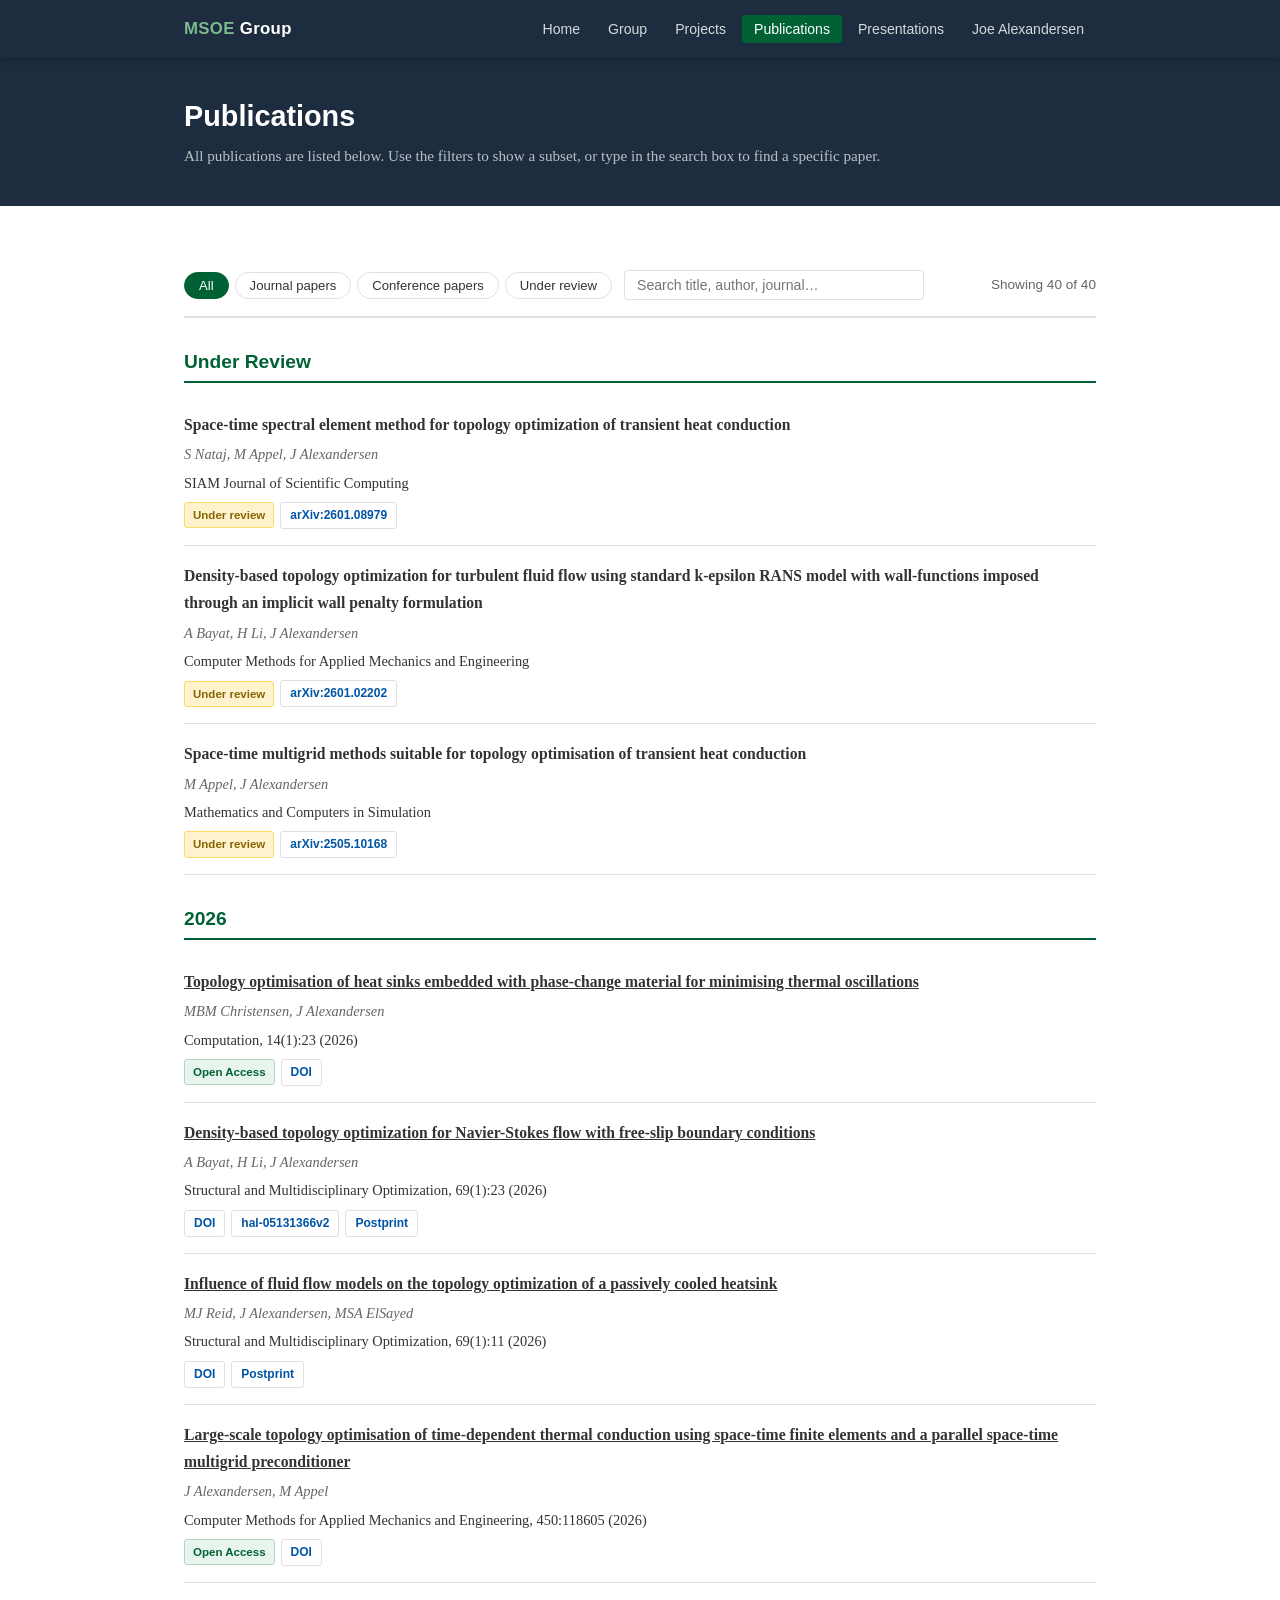
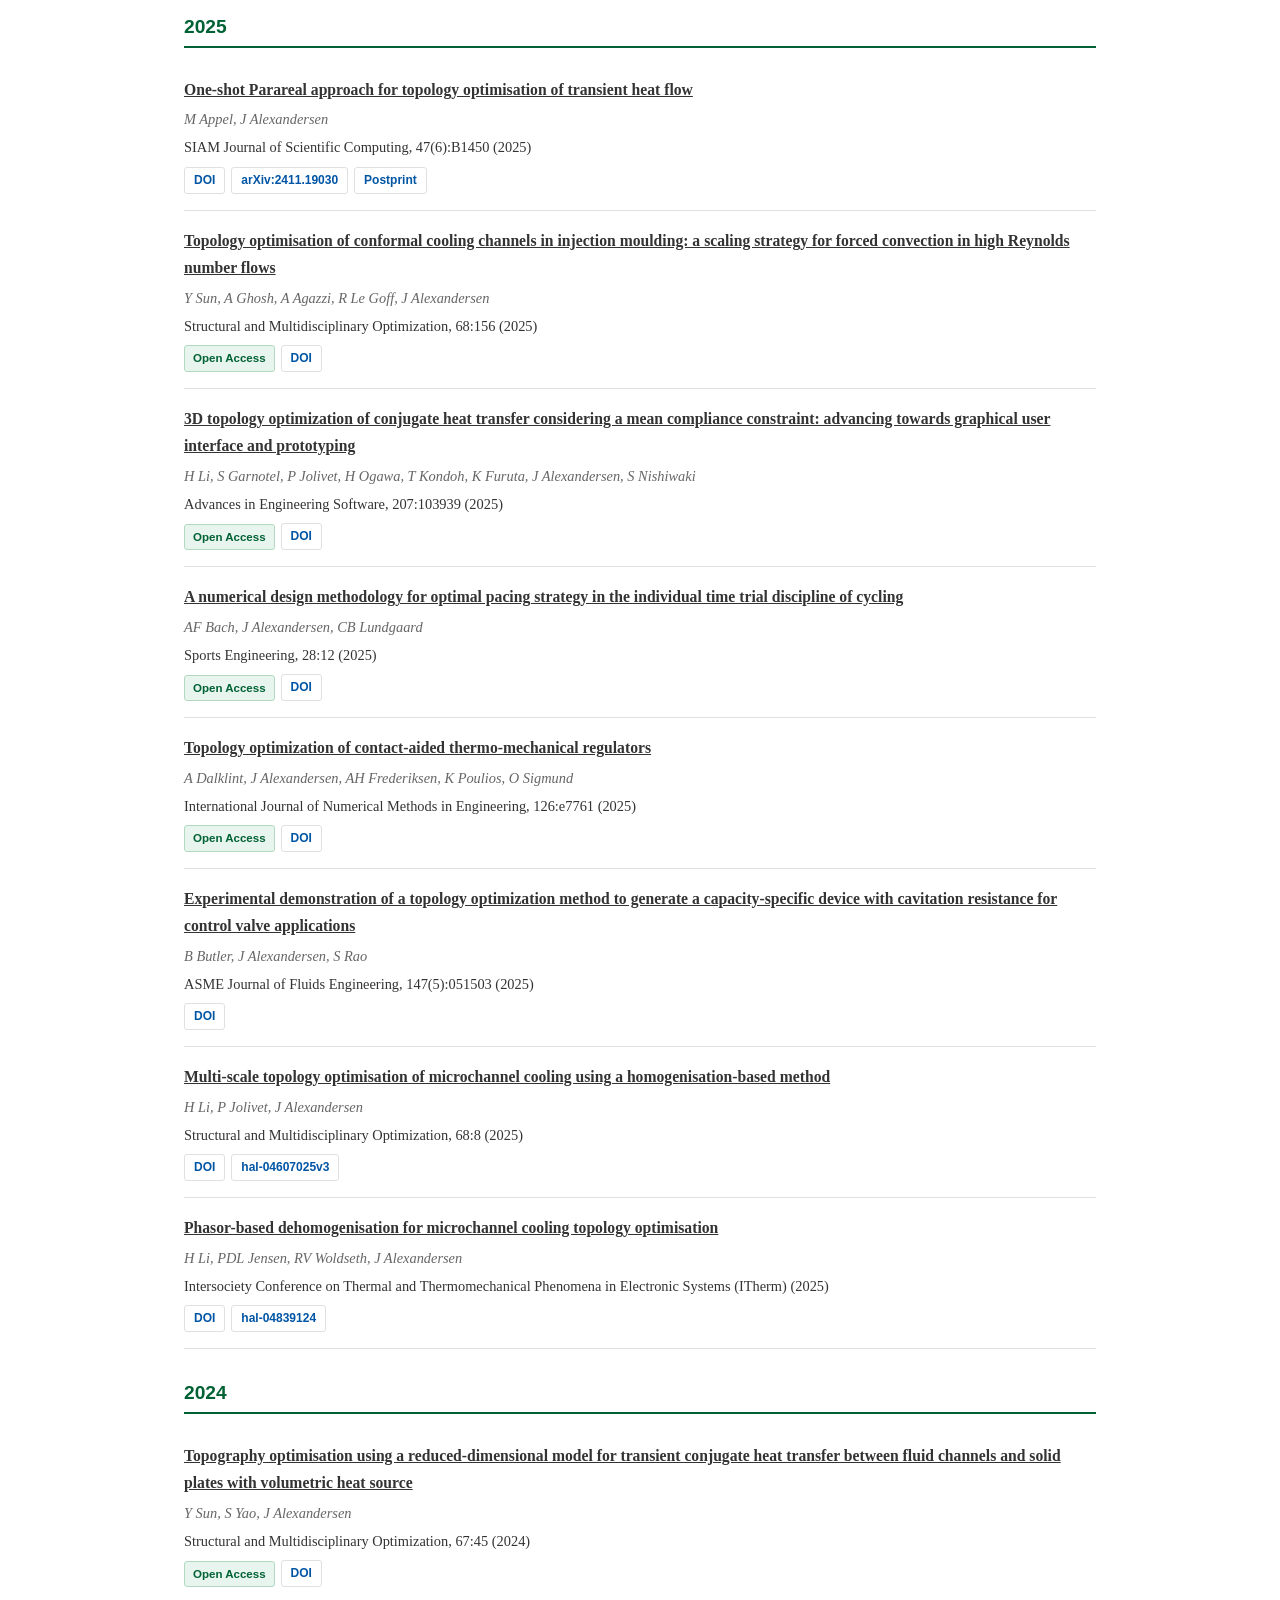
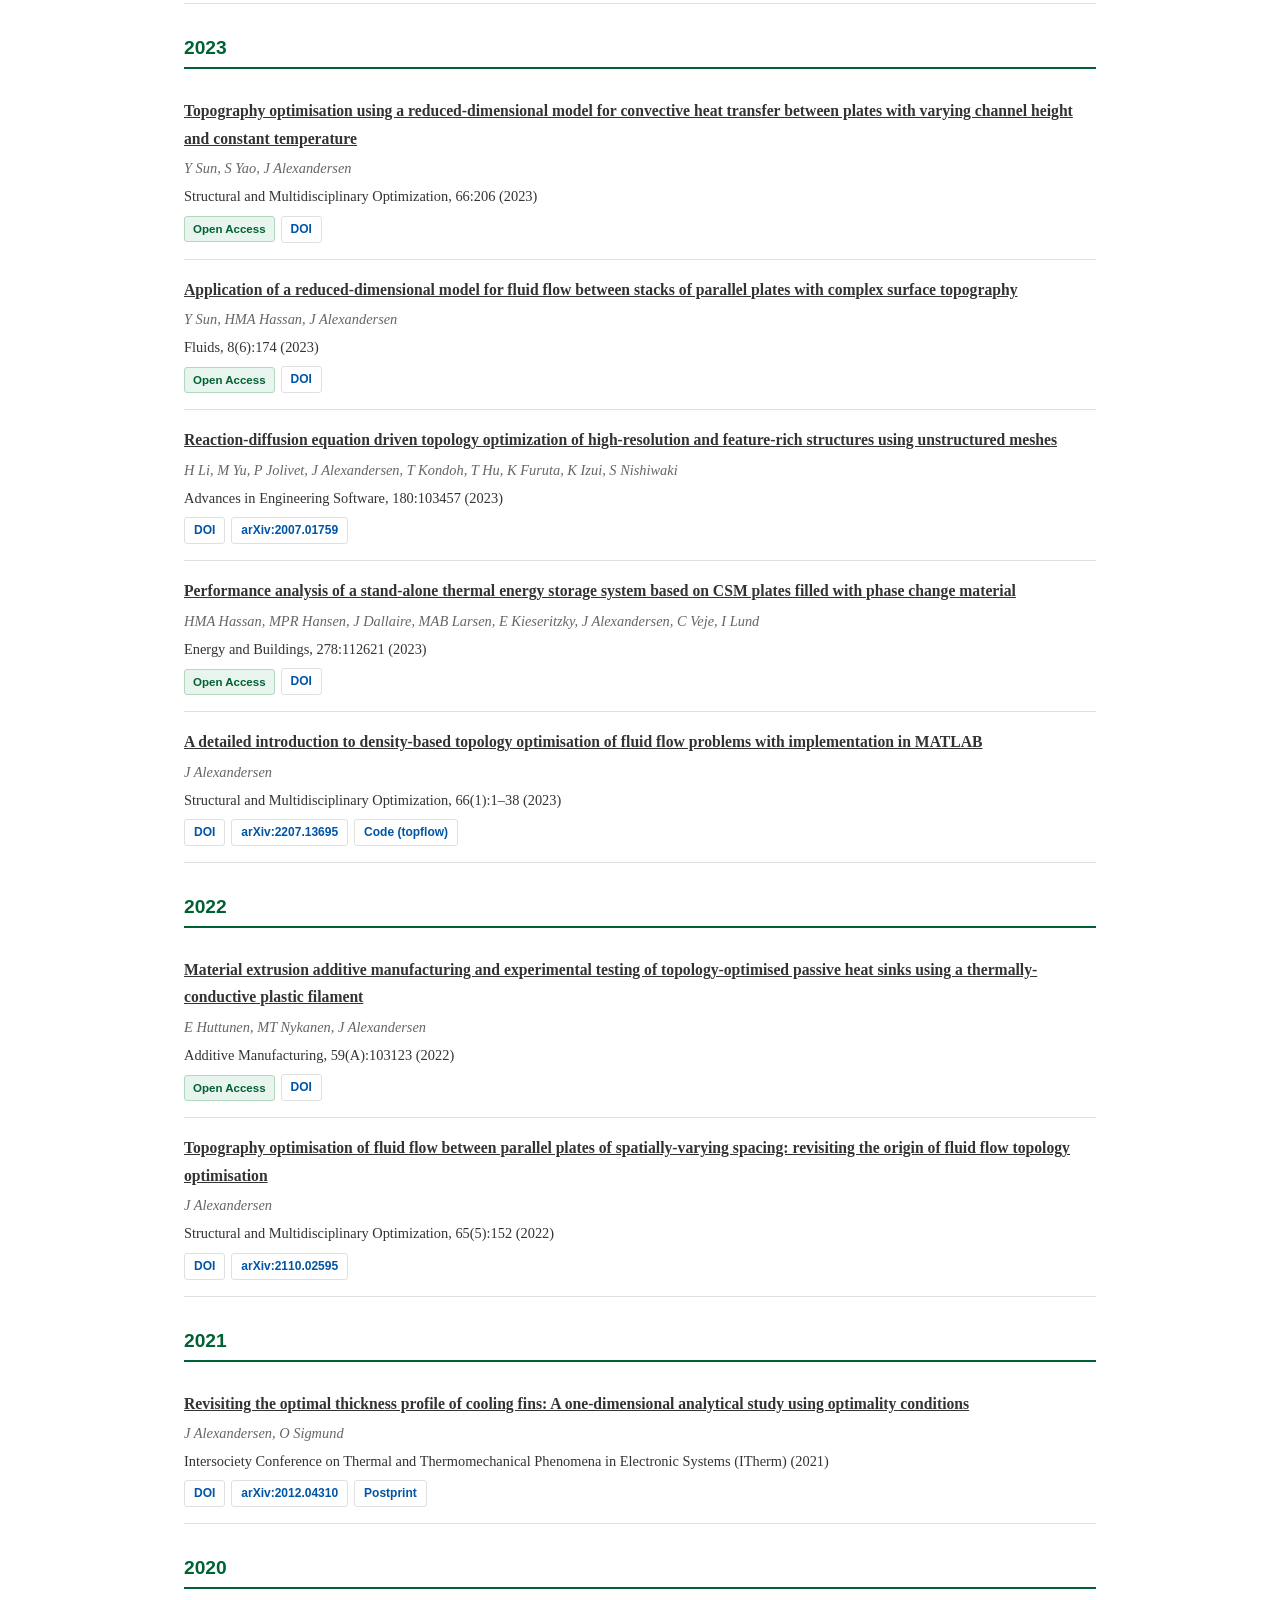
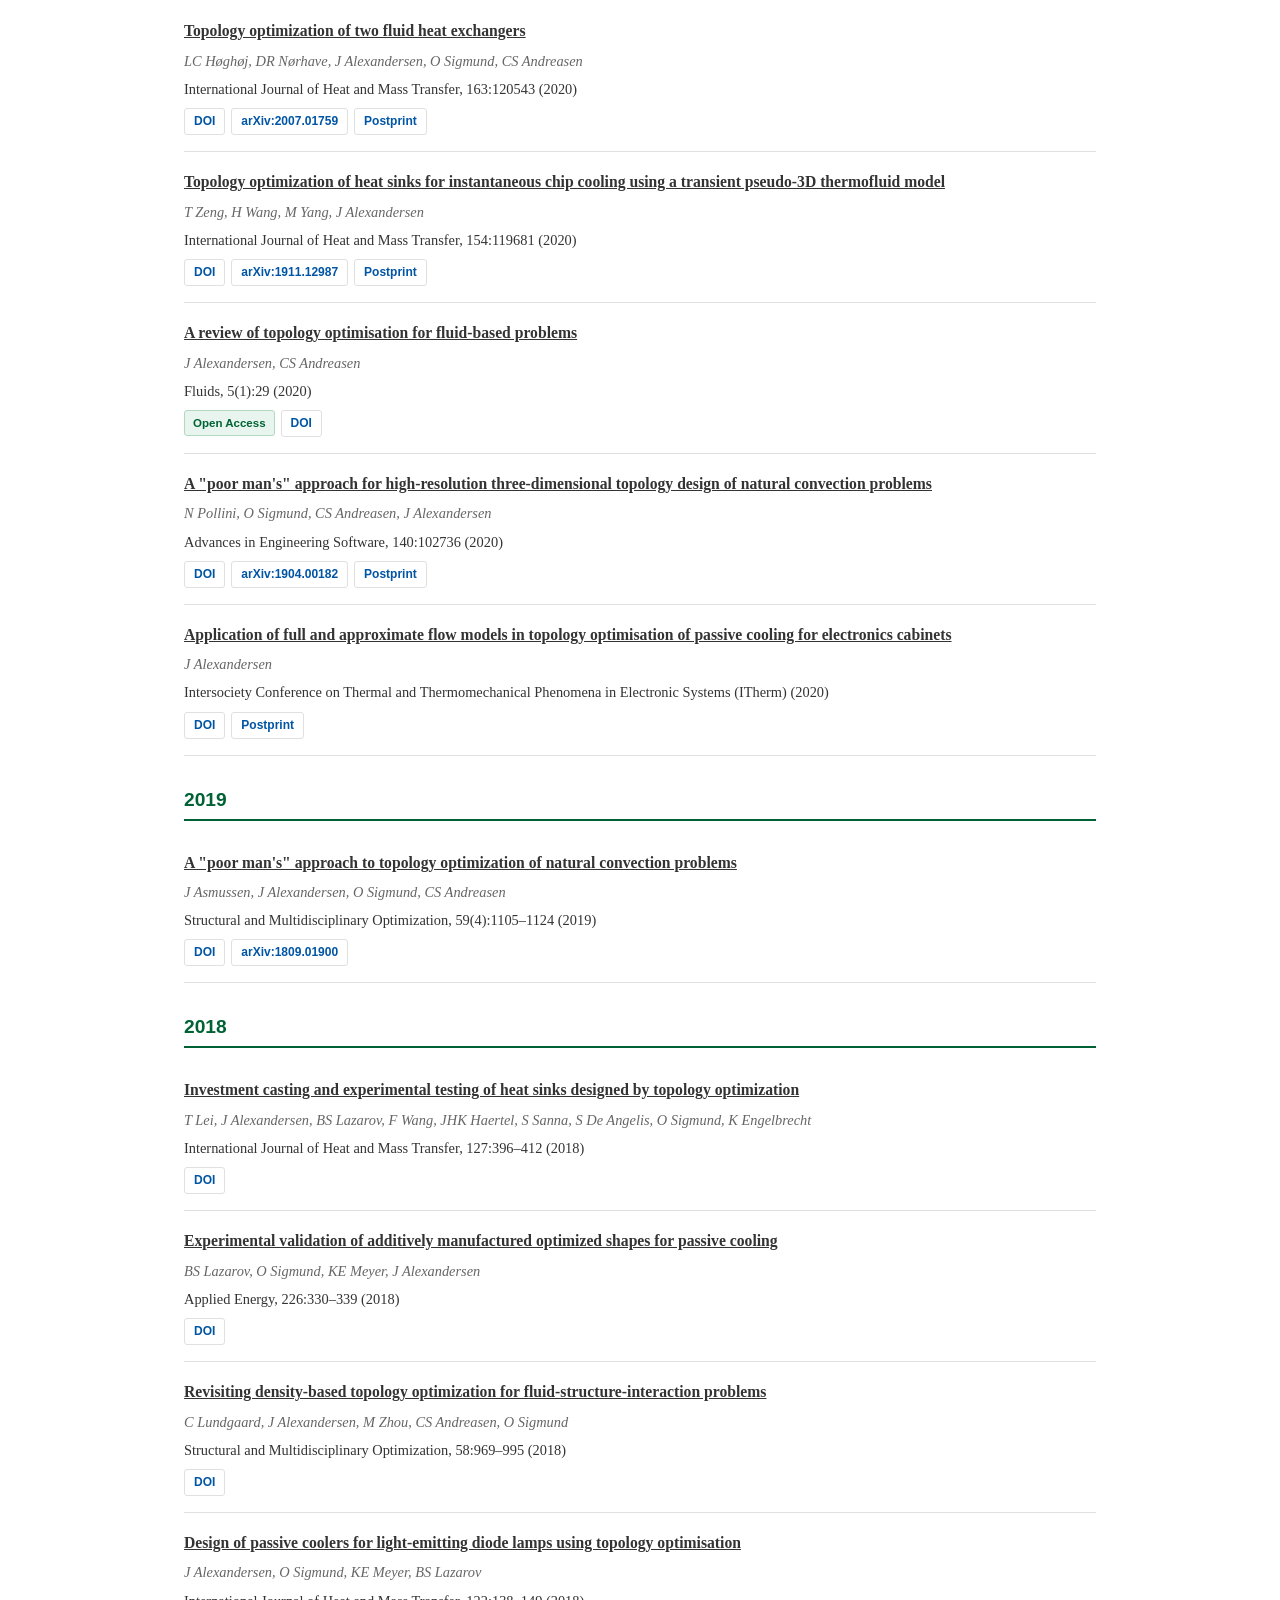
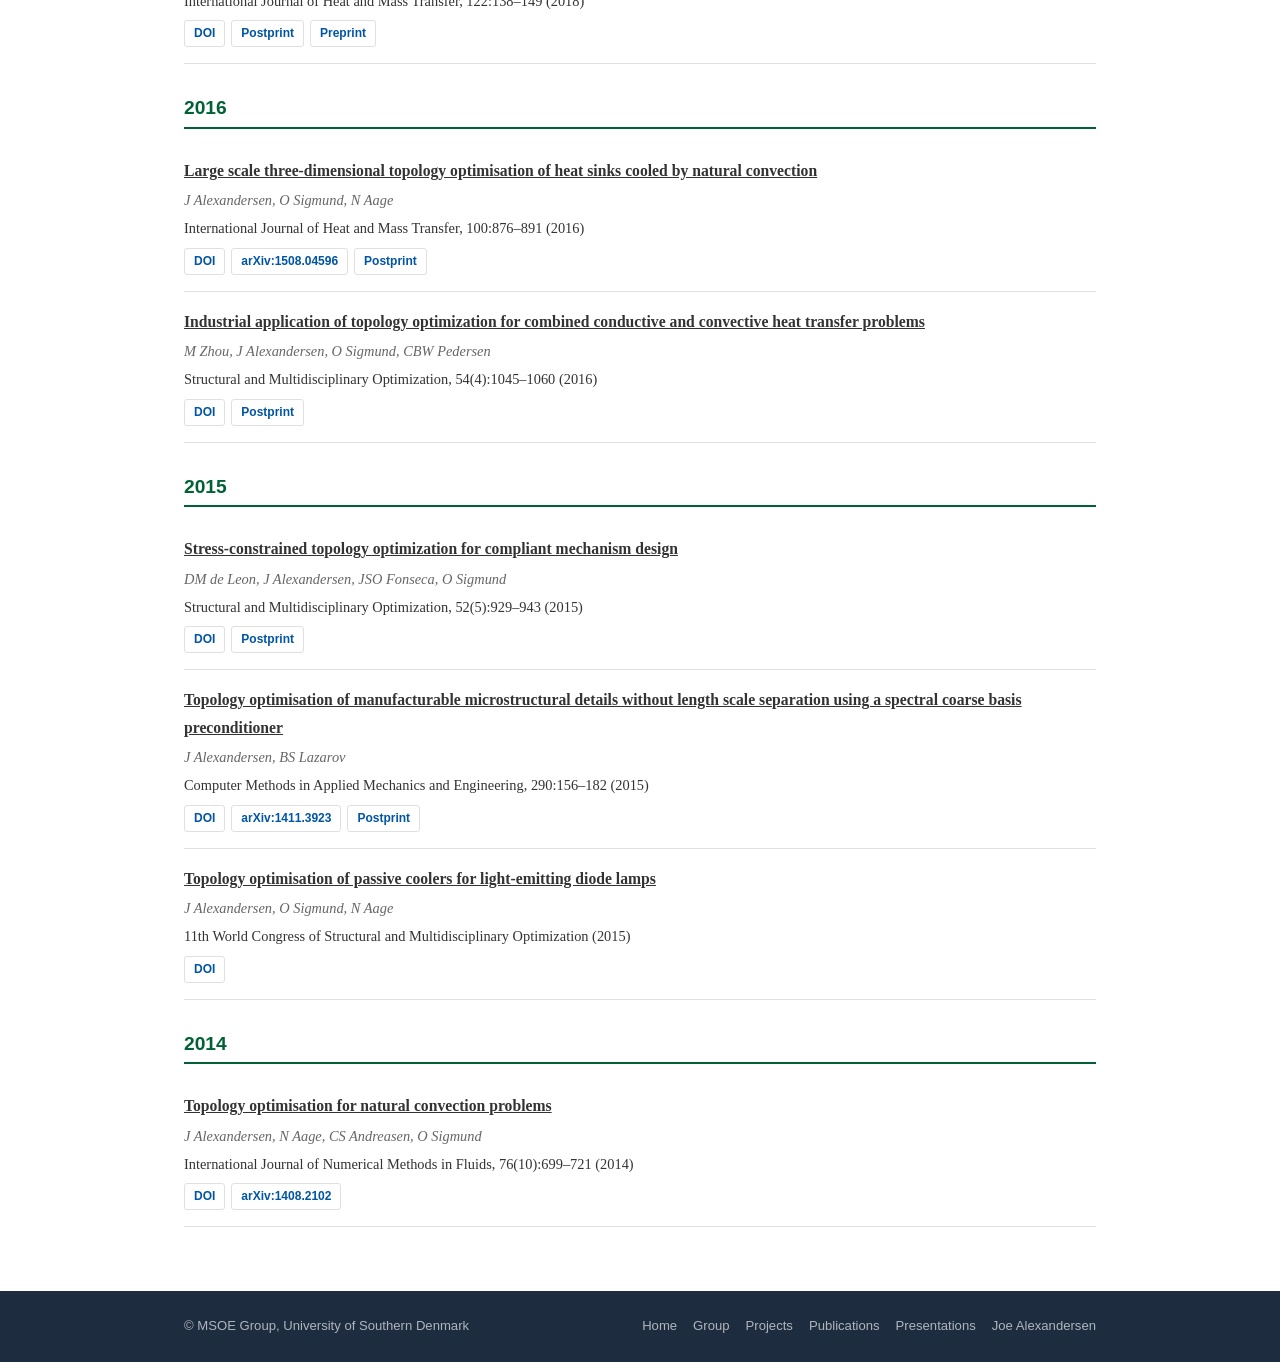
<file: publications.html>
<!DOCTYPE html>
<html lang="en">
<head>
  <meta charset="UTF-8">
  <meta name="viewport" content="width=device-width, initial-scale=1.0">
  <title>Publications — MSOE Group, SDU</title>
  <meta name="description" content="Publications from the MSOE research group at the University of Southern Denmark.">
  <link rel="stylesheet" href="assets/css/style.css">
</head>
<body>

  <!-- ======================================================
       NAVIGATION
       ====================================================== -->
  <header>
    <nav class="main-nav">
      <div class="container">
        <a href="index.html" class="nav-logo"><span>MSOE</span> Group</a>
        <button class="nav-toggle" aria-label="Open menu" aria-expanded="false">&#9776;</button>
        <ul class="nav-links">
          <li><a href="index.html">Home</a></li>
          <li><a href="group.html">Group</a></li>
          <li><a href="projects.html">Projects</a></li>
          <li><a href="publications.html" class="active">Publications</a></li>
          <li><a href="presentations.html">Presentations</a></li>
          <li><a href="biography.html">Joe Alexandersen</a></li>
        </ul>
      </div>
    </nav>
  </header>


  <!-- ======================================================
       PAGE HEADER
       ====================================================== -->
  <div class="page-header">
    <div class="container">
      <h1>Publications</h1>
      <p>
        All publications are listed below. Use the filters to show a subset,
        or type in the search box to find a specific paper.
      </p>
    </div>
  </div>


  <main>
    <div class="container">

      <!-- ====================================================
           FILTER CONTROLS
           ==================================================== -->
      <div class="pub-controls">

        <!-- Filter by type -->
        <div class="pub-filter-group" id="type-filters" role="group" aria-label="Filter by type">
          <button class="pub-filter-btn active" data-filter="all">All</button>
          <button class="pub-filter-btn" data-filter="journal">Journal papers</button>
          <button class="pub-filter-btn" data-filter="conference">Conference papers</button>
          <button class="pub-filter-btn" data-filter="review">Under review</button>
        </div>

        <!-- Text search -->
        <div class="pub-search">
          <input type="search" id="pub-search-input"
                 placeholder="Search title, author, journal…"
                 aria-label="Search publications">
        </div>

        <!-- Live count -->
        <span class="pub-count" id="pub-count"></span>

      </div>

      <!-- Publications are rendered here by JavaScript -->
      <div id="pub-list"></div>

    </div><!-- /container -->
  </main>


  <!-- ======================================================
       FOOTER
       ====================================================== -->
  <footer class="main-footer">
    <div class="container">
      <span>&copy; MSOE Group, University of Southern Denmark</span>
      <nav class="footer-nav">
        <a href="index.html">Home</a>
        <a href="group.html">Group</a>
        <a href="projects.html">Projects</a>
        <a href="publications.html">Publications</a>
        <a href="presentations.html">Presentations</a>
        <a href="biography.html">Joe Alexandersen</a>
      </nav>
    </div>
  </footer>


  <!-- Load the publications data file first, then the rendering script below -->
  <script src="assets/data/publications.js"></script>

  <script>
    /*
     * Publications rendering script
     * ---------------------------------
     * Reads the PUBLICATIONS array (defined in publications.js),
     * applies the active filter and search term, and renders HTML.
     * No external libraries — pure vanilla JavaScript.
     */

    var activeFilter = 'all';
    var searchTerm   = '';

    /* Build a DOI link URL */
    function doiUrl(doi) {
      return 'https://doi.org/' + doi;
    }

    /* Escape HTML special characters to prevent any injection */
    function esc(str) {
      return String(str)
        .replace(/&/g, '&amp;')
        .replace(/</g, '&lt;')
        .replace(/>/g, '&gt;')
        .replace(/"/g, '&quot;');
    }

    /* Render a single publication entry as an HTML string */
    function renderEntry(pub) {
      var html = '<div class="pub-entry">';

      /* Title */
      if (pub.doi) {
        html += '<a class="pub-title" href="' + esc(doiUrl(pub.doi)) + '" target="_blank" rel="noopener">'
             + esc(pub.title) + '</a>';
      } else {
        html += '<span class="pub-title">' + esc(pub.title) + '</span>';
      }

      /* Authors */
      html += '<span class="pub-authors">' + esc(pub.authors) + '</span>';

      /* Journal / venue + details */
      var venue = pub.journal;
      if (pub.details) venue += ', ' + pub.details;
      if (pub.year)    venue += ' (' + pub.year + ')';
      html += '<span class="pub-venue">' + esc(venue) + '</span>';

      /* Link badges row */
      html += '<div class="pub-links">';

      /* Under-review badge */
      if (pub.type === 'review') {
        html += '<span class="pub-review-badge">Under review</span>';
      }

      /* Open access badge */
      if (pub.openAccess) {
        html += '<span class="pub-oa">Open Access</span>';
      }

      /* DOI link */
      if (pub.doi) {
        html += '<a class="pub-link" href="' + esc(doiUrl(pub.doi)) + '" target="_blank" rel="noopener">DOI</a>';
      }

      /* Extra links (arXiv, postprint, code, video, etc.) */
      if (pub.links) {
        pub.links.forEach(function (lnk) {
          /* Skip links with empty URLs (placeholders in the data file) */
          if (!lnk.url || lnk.url === 'assets/files/') return;
          html += '<a class="pub-link" href="' + esc(lnk.url) + '" target="_blank" rel="noopener">'
               + esc(lnk.label) + '</a>';
        });
      }

      html += '</div>'; /* /pub-links */
      html += '</div>'; /* /pub-entry */
      return html;
    }

    /* Main render function — called whenever filter or search changes */
    function render() {
      var list  = document.getElementById('pub-list');
      var count = document.getElementById('pub-count');

      /* Filter the data */
      var filtered = PUBLICATIONS.filter(function (pub) {
        /* Type filter */
        if (activeFilter !== 'all' && pub.type !== activeFilter) return false;

        /* Text search (case-insensitive, checks title + authors + journal) */
        if (searchTerm) {
          var haystack = (pub.title + ' ' + pub.authors + ' ' + pub.journal).toLowerCase();
          if (haystack.indexOf(searchTerm) === -1) return false;
        }

        return true;
      });

      /* Update count */
      count.textContent = 'Showing ' + filtered.length + ' of ' + PUBLICATIONS.length;

      /* Empty state */
      if (filtered.length === 0) {
        list.innerHTML = '<div class="pub-empty"><p>No publications match the current filter.</p></div>';
        return;
      }

      /* Group by year (or "Under Review" for type=review) */
      var groups = {};
      filtered.forEach(function (pub) {
        var key = pub.type === 'review' ? 'Under Review' : String(pub.year);
        if (!groups[key]) groups[key] = [];
        groups[key].push(pub);
      });

      /* Sort year keys descending; put "Under Review" first */
      var keys = Object.keys(groups).sort(function (a, b) {
        if (a === 'Under Review') return -1;
        if (b === 'Under Review') return 1;
        return parseInt(b) - parseInt(a);
      });

      /* Build HTML */
      var html = '';
      keys.forEach(function (key) {
        html += '<h2 class="pub-year-heading">' + esc(key) + '</h2>';
        groups[key].forEach(function (pub) {
          html += renderEntry(pub);
        });
      });

      list.innerHTML = html;
    }

    /* Wire up the filter buttons */
    document.getElementById('type-filters').addEventListener('click', function (e) {
      if (e.target.matches('.pub-filter-btn')) {
        /* Deactivate all, activate clicked */
        document.querySelectorAll('.pub-filter-btn').forEach(function (btn) {
          btn.classList.remove('active');
        });
        e.target.classList.add('active');
        activeFilter = e.target.dataset.filter;
        render();
      }
    });

    /* Wire up the search box */
    document.getElementById('pub-search-input').addEventListener('input', function (e) {
      searchTerm = e.target.value.trim().toLowerCase();
      render();
    });

    /* Initial render on page load */
    render();
  </script>

</body>
</html>
</file>
<file: assets/css/style.css>
/* ============================================================
   MSOE Group — Main Stylesheet
   University of Southern Denmark
   ============================================================
   All pages on this site share this single stylesheet.
   Colours and fonts are set as variables at the top so they
   are easy to adjust in one place.
   ============================================================ */


/* ---- Colour and font variables ---- */
:root {
  --green:       #006234;   /* SDU green — used for accents and active states */
  --nav-bg:      #1d2c3f;   /* Dark navy — navigation bar background */
  --nav-text:    #ffffff;
  --text:        #333333;   /* Main body text */
  --text-light:  #666666;   /* Secondary text (authors, dates, etc.) */
  --bg:          #ffffff;   /* Page background */
  --bg-alt:      #f5f7f5;   /* Slightly tinted alternate background for sections */
  --border:      #e0e0e0;   /* Dividers and card borders */
  --link:        #0055a5;   /* Hyperlink blue */
  --link-hover:  #003d7a;
  --max-width:   960px;     /* Maximum content width */
  --font-body:   Georgia, 'Times New Roman', serif;
  --font-ui:     -apple-system, BlinkMacSystemFont, 'Segoe UI', Arial, sans-serif;
}


/* ============================================================
   RESET & BASE
   ============================================================ */
*, *::before, *::after {
  box-sizing: border-box;
  margin: 0;
  padding: 0;
}

html {
  scroll-behavior: smooth;
}

body {
  font-family: var(--font-body);
  font-size: 16px;
  line-height: 1.75;
  color: var(--text);
  background: var(--bg);
}

img {
  max-width: 100%;
  display: block;
}

a {
  color: var(--link);
  text-decoration: underline;
}

a:hover {
  color: var(--link-hover);
}

ul {
  list-style: none;
}


/* ============================================================
   LAYOUT UTILITY
   ============================================================ */
/* Centres content and adds side padding */
.container {
  max-width: var(--max-width);
  margin: 0 auto;
  padding: 0 24px;
}

/* A simple section wrapper with vertical spacing */
.section {
  padding: 56px 0;
}

.section--alt {
  background: var(--bg-alt);
}


/* ============================================================
   TYPOGRAPHY
   ============================================================ */
h1, h2, h3, h4 {
  font-family: var(--font-ui);
  line-height: 1.3;
  color: #1a1a1a;
}

h1 { font-size: 2rem;   margin-bottom: 0.5em; }
h2 { font-size: 1.5rem; margin-bottom: 0.5em; }
h3 { font-size: 1.2rem; margin-bottom: 0.4em; }
h4 { font-size: 1rem;   margin-bottom: 0.3em; }

/* Small eyebrow text above a heading */
.eyebrow {
  font-family: var(--font-ui);
  font-size: 0.8rem;
  font-weight: 600;
  letter-spacing: 0.08em;
  text-transform: uppercase;
  color: var(--green);
  display: block;
  margin-bottom: 8px;
}

p {
  margin-bottom: 1em;
}

p:last-child {
  margin-bottom: 0;
}


/* ============================================================
   NAVIGATION
   ============================================================ */
.main-nav {
  background: var(--nav-bg);
  position: sticky;
  top: 0;
  z-index: 100;
  box-shadow: 0 2px 6px rgba(0,0,0,0.25);
}

.main-nav .container {
  display: flex;
  align-items: center;
  justify-content: space-between;
  height: 58px;
}

/* Logo / site name on the left */
.nav-logo {
  font-family: var(--font-ui);
  font-size: 1.05rem;
  font-weight: 700;
  color: var(--nav-text);
  text-decoration: none;
  letter-spacing: 0.02em;
}

.nav-logo span {
  color: #7bba8e; /* lighter green for "MSOE" portion */
}

/* Horizontal link list */
.nav-links {
  display: flex;
  gap: 4px;
}

.nav-links li a {
  font-family: var(--font-ui);
  font-size: 0.88rem;
  color: rgba(255,255,255,0.82);
  text-decoration: none;
  padding: 6px 12px;
  border-radius: 3px;
  transition: background 0.15s, color 0.15s;
}

.nav-links li a:hover {
  background: rgba(255,255,255,0.12);
  color: #fff;
}

/* The currently active page */
.nav-links li a.active {
  background: var(--green);
  color: #fff;
}

/* Hamburger button — hidden on desktop, shown on mobile */
.nav-toggle {
  display: none;
  background: none;
  border: none;
  cursor: pointer;
  padding: 8px;
  color: var(--nav-text);
  font-size: 1.4rem;
  line-height: 1;
}


/* ============================================================
   FOOTER
   ============================================================ */
.main-footer {
  background: var(--nav-bg);
  color: rgba(255,255,255,0.65);
  padding: 24px 0;
  margin-top: 64px;
  font-family: var(--font-ui);
  font-size: 0.82rem;
}

.main-footer .container {
  display: flex;
  justify-content: space-between;
  align-items: center;
  flex-wrap: wrap;
  gap: 12px;
}

.footer-nav {
  display: flex;
  gap: 16px;
}

.footer-nav a {
  color: rgba(255,255,255,0.65);
  text-decoration: none;
}

.footer-nav a:hover {
  color: #fff;
}


/* ============================================================
   HOME PAGE
   ============================================================ */

/* Hero banner — group introduction */
.hero {
  background: linear-gradient(135deg, var(--nav-bg) 0%, #2a4a30 100%);
  color: #fff;
  padding: 72px 0 64px;
}

.hero__inner {
  display: grid;
  grid-template-columns: 1fr 1fr;
  gap: 48px;
  align-items: center;
}

.hero__text h1 {
  font-size: 2.4rem;
  color: #fff;
  margin-bottom: 0.4em;
}

.hero__text h1 span {
  color: #7bba8e;
}

.hero__text p {
  font-size: 1.05rem;
  color: rgba(255,255,255,0.88);
  line-height: 1.7;
}

.hero__text .hero-links {
  margin-top: 28px;
  display: flex;
  gap: 12px;
  flex-wrap: wrap;
}

.btn {
  display: inline-block;
  font-family: var(--font-ui);
  font-size: 0.88rem;
  font-weight: 600;
  padding: 10px 22px;
  border-radius: 3px;
  text-decoration: none;
  transition: background 0.15s, color 0.15s;
}

.btn--primary {
  background: var(--green);
  color: #fff;
}

.btn--primary:hover {
  background: #004d27;
  color: #fff;
}

.btn--outline {
  border: 2px solid rgba(255,255,255,0.5);
  color: #fff;
}

.btn--outline:hover {
  background: rgba(255,255,255,0.1);
  color: #fff;
}

/* Group photo placeholder on hero right side */
.hero__image img {
  border-radius: 6px;
  box-shadow: 0 8px 32px rgba(0,0,0,0.35);
}

.hero__image-placeholder {
  border-radius: 6px;
  background: rgba(255,255,255,0.08);
  border: 2px dashed rgba(255,255,255,0.25);
  height: 280px;
  display: flex;
  align-items: center;
  justify-content: center;
  text-align: center;
  color: rgba(255,255,255,0.45);
  font-family: var(--font-ui);
  font-size: 0.9rem;
  padding: 24px;
}

/* Three-pillar grid (Simulation / Optimisation / Experimentation) */
.pillars {
  display: grid;
  grid-template-columns: repeat(3, 1fr);
  gap: 28px;
  margin-top: 40px;
}

.pillar {
  background: var(--bg);
  border: 1px solid var(--border);
  border-top: 4px solid var(--green);
  border-radius: 4px;
  padding: 28px 24px;
}

.pillar h3 {
  font-size: 1.1rem;
  margin-bottom: 10px;
  color: var(--green);
}

.pillar p {
  font-size: 0.9rem;
  color: var(--text-light);
  line-height: 1.6;
}

/* Application domains grid */
.domains {
  display: grid;
  grid-template-columns: repeat(3, 1fr);
  gap: 16px;
  margin-top: 32px;
}

.domain-card {
  background: var(--bg);
  border: 1px solid var(--border);
  border-radius: 4px;
  padding: 18px 20px;
  font-family: var(--font-ui);
  font-size: 0.9rem;
  font-weight: 600;
  color: var(--text);
}

/* Collaborations list on home */
.collab-grid {
  display: grid;
  grid-template-columns: 1fr 1fr;
  gap: 24px;
  margin-top: 32px;
}

.collab-group h4 {
  font-family: var(--font-ui);
  font-size: 0.8rem;
  text-transform: uppercase;
  letter-spacing: 0.08em;
  color: var(--green);
  margin-bottom: 10px;
}

.collab-group ul {
  list-style: none;
  padding: 0;
}

.collab-group ul li {
  font-size: 0.9rem;
  padding: 3px 0;
  border-bottom: 1px solid var(--border);
}


/* ============================================================
   BIOGRAPHY PAGE
   ============================================================ */
.bio-layout {
  display: grid;
  grid-template-columns: 220px 1fr;
  gap: 48px;
  align-items: start;
}

.bio-photo img {
  border-radius: 4px;
  width: 100%;
}

.bio-photo .social-icons {
  display: flex;
  flex-wrap: wrap;
  gap: 8px;
  margin-top: 16px;
}

.bio-photo .social-icons a {
  display: block;
  opacity: 0.85;
  transition: opacity 0.15s;
}

.bio-photo .social-icons a:hover {
  opacity: 1;
}

.bio-photo .social-icons img {
  width: 29px;
  height: 29px;
}

.bio-contact {
  margin-top: 20px;
  font-family: var(--font-ui);
  font-size: 0.88rem;
  color: var(--text-light);
  line-height: 1.8;
}

.bio-contact a {
  color: var(--link);
}

/* Timeline table used in biography */
.timeline {
  width: 100%;
  border-collapse: collapse;
  margin-top: 16px;
  font-size: 0.95rem;
}

.timeline td {
  padding: 8px 12px 8px 0;
  vertical-align: top;
  border-bottom: 1px solid var(--border);
}

.timeline td:first-child {
  font-family: var(--font-ui);
  font-size: 0.85rem;
  color: var(--text-light);
  white-space: nowrap;
  padding-right: 24px;
  min-width: 120px;
}

.timeline tr:last-child td {
  border-bottom: none;
}


/* ============================================================
   PUBLICATIONS PAGE
   ============================================================ */

/* Filter controls bar */
.pub-controls {
  display: flex;
  flex-wrap: wrap;
  gap: 12px;
  align-items: center;
  margin-bottom: 32px;
  padding: 16px 0;
  border-bottom: 2px solid var(--border);
}

.pub-filter-group {
  display: flex;
  gap: 6px;
  flex-wrap: wrap;
}

.pub-filter-btn {
  font-family: var(--font-ui);
  font-size: 0.82rem;
  padding: 5px 14px;
  border: 1px solid var(--border);
  border-radius: 20px;
  background: var(--bg);
  cursor: pointer;
  transition: background 0.15s, color 0.15s, border-color 0.15s;
  color: var(--text);
}

.pub-filter-btn:hover,
.pub-filter-btn.active {
  background: var(--green);
  color: #fff;
  border-color: var(--green);
}

.pub-search {
  flex: 1;
  min-width: 180px;
  max-width: 300px;
}

.pub-search input {
  width: 100%;
  padding: 6px 12px;
  font-family: var(--font-ui);
  font-size: 0.88rem;
  border: 1px solid var(--border);
  border-radius: 4px;
  outline: none;
}

.pub-search input:focus {
  border-color: var(--green);
}

/* Count display */
.pub-count {
  font-family: var(--font-ui);
  font-size: 0.85rem;
  color: var(--text-light);
  margin-left: auto;
}

/* Year group heading */
.pub-year-heading {
  font-family: var(--font-ui);
  font-size: 1.2rem;
  font-weight: 700;
  color: var(--green);
  margin: 32px 0 12px;
  padding-bottom: 6px;
  border-bottom: 2px solid var(--green);
}

/* Individual publication entry */
.pub-entry {
  padding: 16px 0;
  border-bottom: 1px solid var(--border);
}

.pub-title {
  font-weight: bold;
  font-size: 0.98rem;
  color: var(--text);
  display: block;
  margin-bottom: 4px;
}

.pub-authors {
  font-style: italic;
  font-size: 0.9rem;
  color: var(--text-light);
  display: block;
  margin-bottom: 3px;
}

.pub-venue {
  font-size: 0.9rem;
  color: var(--text);
  display: block;
  margin-bottom: 6px;
}

.pub-links {
  display: flex;
  flex-wrap: wrap;
  gap: 6px;
  align-items: center;
}

/* Small pill-style link badges */
.pub-link {
  display: inline-block;
  font-family: var(--font-ui);
  font-size: 0.75rem;
  font-weight: 600;
  padding: 2px 9px;
  border: 1px solid var(--border);
  border-radius: 3px;
  text-decoration: none;
  color: var(--link);
  transition: background 0.12s, color 0.12s;
}

.pub-link:hover {
  background: var(--link);
  color: #fff;
  border-color: var(--link);
}

/* Open-access badge */
.pub-oa {
  font-family: var(--font-ui);
  font-size: 0.72rem;
  font-weight: 700;
  padding: 2px 8px;
  background: #e8f5ee;
  color: var(--green);
  border: 1px solid #b2d9c0;
  border-radius: 3px;
}

/* "Under review" badge */
.pub-review-badge {
  font-family: var(--font-ui);
  font-size: 0.72rem;
  font-weight: 700;
  padding: 2px 8px;
  background: #fff3cd;
  color: #856404;
  border: 1px solid #ffd966;
  border-radius: 3px;
}

/* Empty state when no results match filter */
.pub-empty {
  padding: 48px 0;
  text-align: center;
  color: var(--text-light);
  font-family: var(--font-ui);
}


/* ============================================================
   PRESENTATIONS PAGE
   ============================================================ */
.pres-entry {
  padding: 18px 0;
  border-bottom: 1px solid var(--border);
}

.pres-title {
  font-weight: bold;
  font-size: 0.98rem;
  margin-bottom: 4px;
}

.pres-authors {
  font-style: italic;
  font-size: 0.9rem;
  color: var(--text-light);
  margin-bottom: 3px;
}

.pres-venue {
  font-size: 0.9rem;
  margin-bottom: 6px;
}

.pres-links {
  display: flex;
  flex-wrap: wrap;
  gap: 6px;
}

/* Reuse .pub-link for presentation links */


/* ============================================================
   GROUP PAGE
   ============================================================ */
.member-card {
  display: flex;
  gap: 28px;
  padding: 28px 0;
  border-bottom: 1px solid var(--border);
  align-items: flex-start;
}

.member-photo {
  width: 150px;
  height: 150px;
  object-fit: cover;
  border-radius: 4px;
  flex-shrink: 0;
  background: var(--bg-alt);
}

.member-photo-placeholder {
  width: 150px;
  height: 150px;
  border-radius: 4px;
  background: var(--bg-alt);
  border: 1px solid var(--border);
  flex-shrink: 0;
  display: flex;
  align-items: center;
  justify-content: center;
  color: var(--text-light);
  font-size: 2rem;
}

.member-info h3 {
  font-size: 1.05rem;
  margin-bottom: 2px;
}

.member-role {
  font-family: var(--font-ui);
  font-size: 0.82rem;
  font-weight: 600;
  text-transform: uppercase;
  letter-spacing: 0.06em;
  color: var(--green);
  margin-bottom: 8px;
}

.member-desc {
  font-size: 0.92rem;
  margin-bottom: 6px;
}

.member-funding {
  font-family: var(--font-ui);
  font-size: 0.82rem;
  color: var(--text-light);
}

/* Past members — smaller, no photos */
.past-section h3 {
  font-size: 0.85rem;
  text-transform: uppercase;
  letter-spacing: 0.08em;
  color: var(--text-light);
  font-family: var(--font-ui);
  margin: 24px 0 8px;
}

.past-list {
  list-style: none;
  padding: 0;
  font-size: 0.9rem;
  color: var(--text);
}

.past-list li {
  padding: 5px 0;
  border-bottom: 1px solid var(--border);
  display: flex;
  justify-content: space-between;
}

.past-list li span {
  color: var(--text-light);
  font-size: 0.85rem;
}

/* Thesis students — compact table */
.thesis-table {
  width: 100%;
  border-collapse: collapse;
  font-size: 0.9rem;
  margin-top: 12px;
}

.thesis-table td, .thesis-table th {
  padding: 7px 10px;
  border-bottom: 1px solid var(--border);
  vertical-align: top;
}

.thesis-table th {
  font-family: var(--font-ui);
  font-size: 0.8rem;
  text-transform: uppercase;
  letter-spacing: 0.06em;
  color: var(--text-light);
  text-align: left;
}


/* ============================================================
   PROJECTS PAGE
   ============================================================ */
.project-card {
  border: 1px solid var(--border);
  border-left: 5px solid var(--green);
  border-radius: 4px;
  padding: 28px 28px 24px;
  margin-bottom: 28px;
  background: var(--bg);
}

.project-card h2 {
  font-size: 1.2rem;
  margin-bottom: 6px;
}

.project-meta {
  display: flex;
  flex-wrap: wrap;
  gap: 10px;
  margin-bottom: 14px;
}

.project-tag {
  font-family: var(--font-ui);
  font-size: 0.78rem;
  font-weight: 600;
  padding: 3px 10px;
  border-radius: 20px;
  background: var(--bg-alt);
  border: 1px solid var(--border);
  color: var(--text-light);
}

.project-tag--funding {
  background: #e8f5ee;
  border-color: #b2d9c0;
  color: var(--green);
}

.project-desc {
  font-size: 0.93rem;
  margin-bottom: 10px;
}

.project-people {
  font-family: var(--font-ui);
  font-size: 0.85rem;
  color: var(--text-light);
  margin-bottom: 12px;
}

.project-links {
  display: flex;
  gap: 10px;
  flex-wrap: wrap;
}

/* Reuse .btn for project links */


/* ============================================================
   PAGE HEADER (shared across inner pages)
   ============================================================ */
.page-header {
  background: var(--nav-bg);
  color: #fff;
  padding: 40px 0 36px;
  margin-bottom: 48px;
}

.page-header h1 {
  font-size: 1.8rem;
  color: #fff;
  margin-bottom: 8px;
}

.page-header p {
  color: rgba(255,255,255,0.7);
  font-size: 0.95rem;
  margin: 0;
}


/* ============================================================
   RESPONSIVE — Mobile (max 768px)
   ============================================================ */
@media (max-width: 768px) {

  /* Navigation: switch to vertical dropdown */
  .nav-toggle {
    display: block;
  }

  .nav-links {
    display: none;
    flex-direction: column;
    position: absolute;
    top: 58px;
    left: 0;
    right: 0;
    background: var(--nav-bg);
    padding: 12px 16px 16px;
    box-shadow: 0 4px 12px rgba(0,0,0,0.2);
    gap: 2px;
  }

  .nav-links.open {
    display: flex;
  }

  .main-nav .container {
    position: relative;
  }

  /* Home hero: stack vertically */
  .hero__inner {
    grid-template-columns: 1fr;
  }

  .hero__image {
    order: -1; /* show image above text on mobile */
  }

  /* Pillars: 1 column on small screens */
  .pillars {
    grid-template-columns: 1fr;
  }

  /* Domains: 2 columns on small screens */
  .domains {
    grid-template-columns: 1fr 1fr;
  }

  /* Biography: stack vertically */
  .bio-layout {
    grid-template-columns: 1fr;
  }

  .bio-photo img {
    max-width: 200px;
  }

  /* Group members: stack photo and text */
  .member-card {
    flex-direction: column;
  }

  .member-photo,
  .member-photo-placeholder {
    width: 120px;
    height: 120px;
  }

  /* Collaborations: 1 column */
  .collab-grid {
    grid-template-columns: 1fr;
  }

  /* Footer: stack */
  .main-footer .container {
    flex-direction: column;
    text-align: center;
  }

  h1 { font-size: 1.6rem; }
  .hero__text h1 { font-size: 1.8rem; }

}

@media (max-width: 480px) {
  .domains {
    grid-template-columns: 1fr;
  }

  .pub-controls {
    flex-direction: column;
    align-items: stretch;
  }

  .pub-search {
    max-width: 100%;
  }
}
</file>
